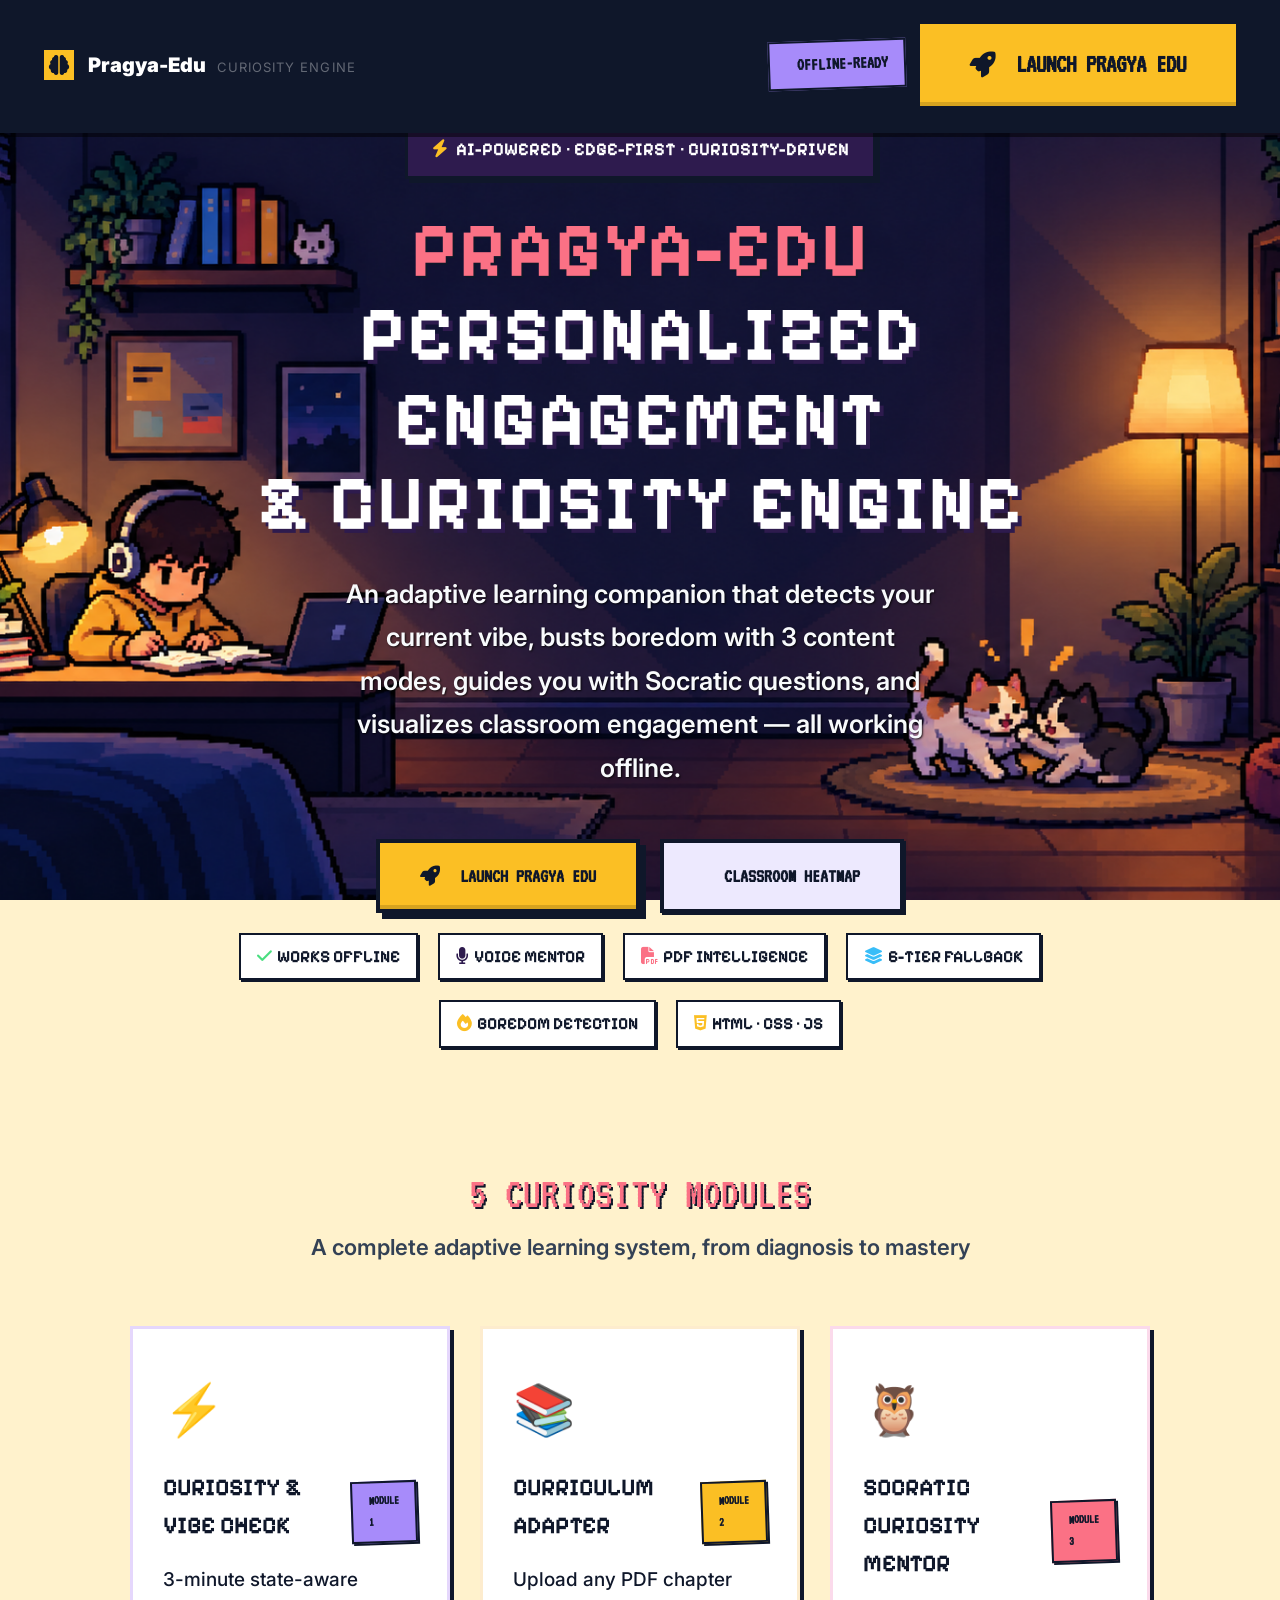
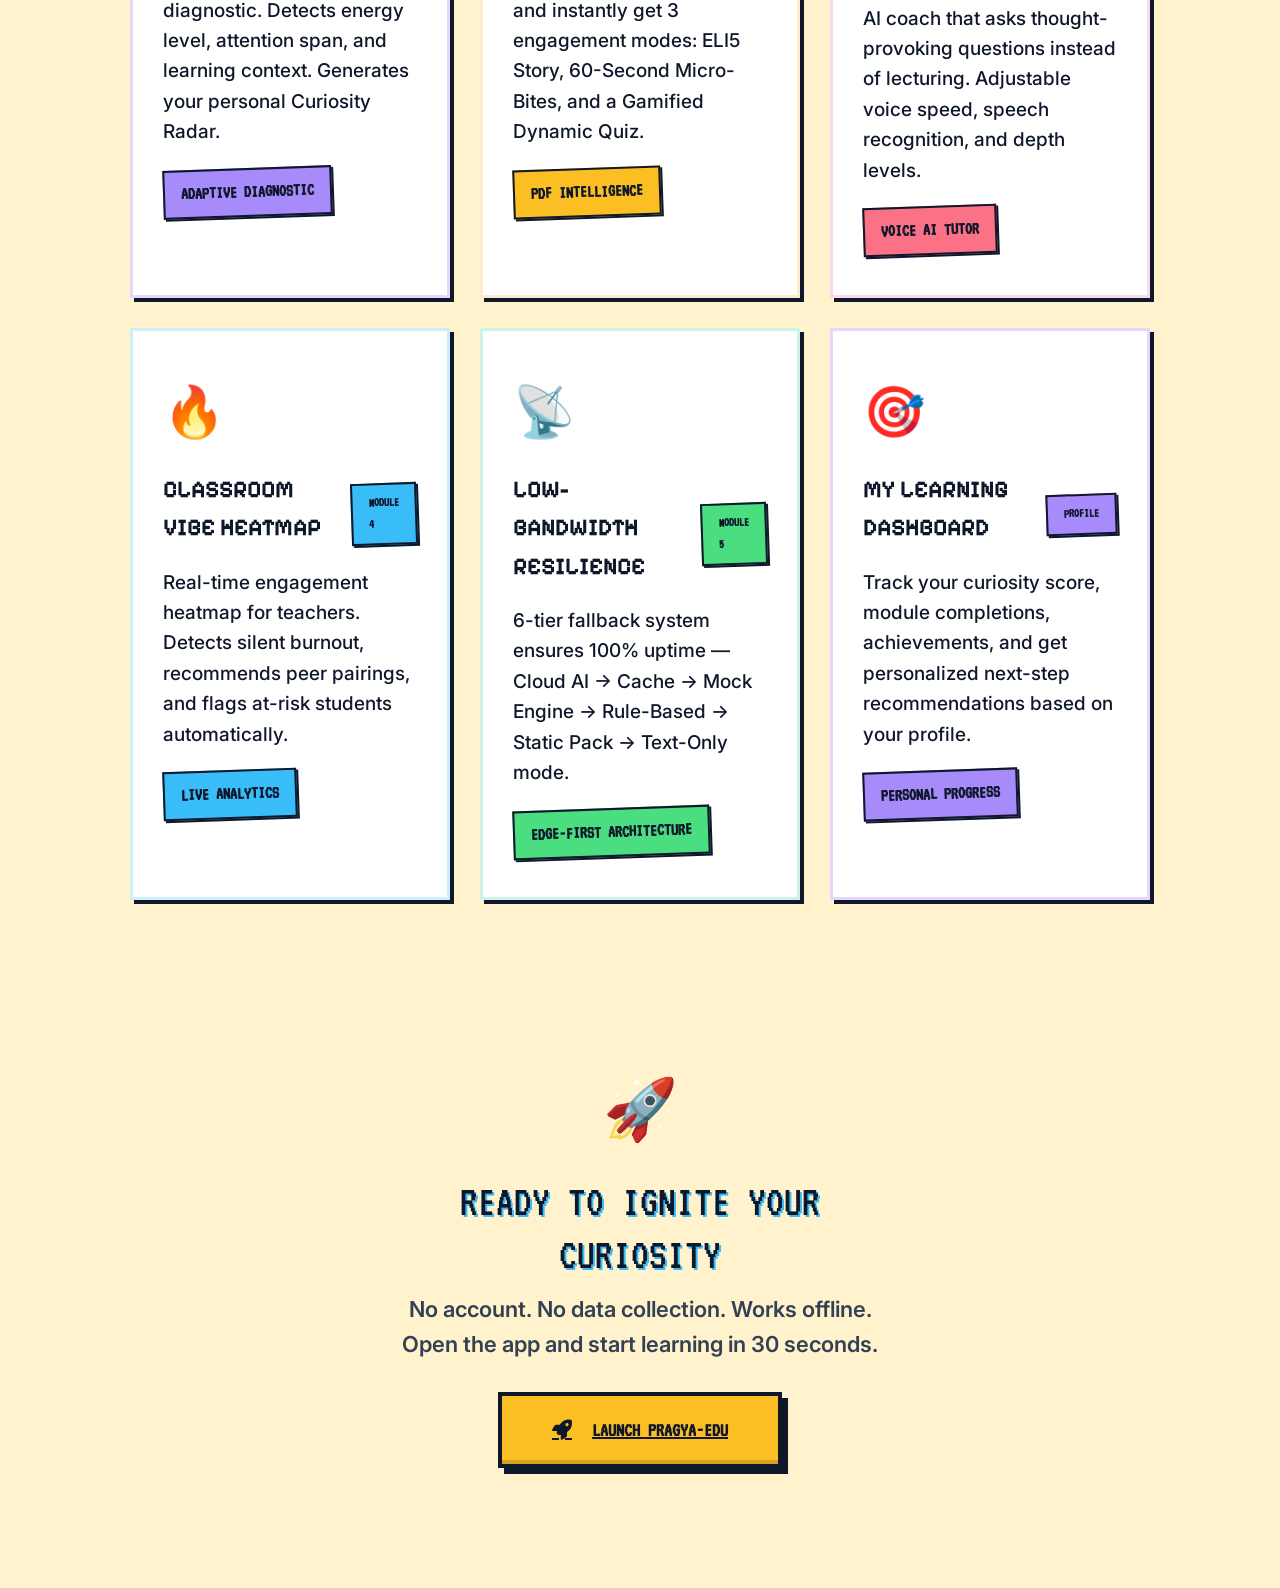
<file: index.html>
<!DOCTYPE html>
<html lang="en">
<head>
  <meta charset="UTF-8">
  <meta name="viewport" content="width=device-width, initial-scale=1.0">
  <title>Pragya-Edu | Personalized Engagement & Curiosity Engine</title>
  <meta name="description" content="Pragya-Edu: An AI-powered personalized curiosity engine for students. Features adaptive curriculum, Socratic mentoring, and classroom vibe analytics.">
  <link href="https://cdn.jsdelivr.net/npm/bootstrap@5.3.3/dist/css/bootstrap.min.css" rel="stylesheet">
  <link href="https://cdnjs.cloudflare.com/ajax/libs/font-awesome/6.5.1/css/all.min.css" rel="stylesheet">
  <link href="./frontend/css/style.css" rel="stylesheet">
  <style>
    body {
      background-image: url('./frontend/assets/dashboard1.png') !important;
      background-size: cover !important;
      background-position: center !important;
      background-attachment: fixed !important;
    }
    .hero-section { min-height: 100vh; display: flex; flex-direction: column; align-items: center; justify-content: center; padding: 2rem; text-align: center; position: relative; overflow: hidden; }
    .hero-bg-orb { display: none; /* Hide glowing orbs for pixel theme */ }
    .feature-card { background: var(--edu-warm-white, #FFFFFF); border: 3px solid #0F172A; box-shadow: 4px 4px 0px #0F172A; border-radius: 0; padding: 2rem 1.5rem; transition: all 0.15s ease; cursor: pointer; text-decoration: none; display: block; height: 100%; color: #0F172A; }
    .feature-card:hover { background: #FEF3C7; transform: translate(-4px, -4px); box-shadow: 8px 8px 0px #0F172A; text-decoration: none; border-color: #0F172A; }
    .feature-icon { font-size: 2.5rem; margin-bottom: 1rem; }
    .feature-title { font-size: 1.2rem; font-family: "Pixelify Sans", monospace; font-weight: 700; color: #0F172A; margin-bottom: 0.5rem; text-transform: uppercase; }
    .feature-desc { font-size: 0.95rem; color: #0F172A; line-height: 1.6; font-weight: 500; }
    .nav-landing { position: fixed; top: 0; left: 0; right: 0; z-index: 100; padding: 1rem 2rem; background: #0F172A; border-bottom: 3px solid #0F172A; box-shadow: 0 4px 0px rgba(0,0,0,0.5); display: flex; align-items: center; justify-content: space-between; }
    .hero-badge { display: inline-flex; align-items: center; gap: 8px; background: #2E1B4E; border: 3px solid #0F172A; box-shadow: 4px 4px 0px #0F172A; border-radius: 0; padding: 0.6rem 1.2rem; font-size: 0.9rem; font-weight: 700; color: #FFFFFF; margin-bottom: 1.5rem; text-transform: uppercase; font-family: "Pixelify Sans", monospace; }
    .hero-title { font-size: clamp(2.5rem, 6vw, 4.5rem); font-family: "Pixelify Sans", monospace; font-weight: 700; line-height: 1.1; letter-spacing: 2px; margin-bottom: 1.25rem; color: #FFFFFF; text-transform: uppercase; text-shadow: 4px 4px 0px #2E1B4E; }
    .hero-subtitle { font-size: clamp(1.1rem, 2vw, 1.3rem); color: #F8FAFC; font-weight: 600; max-width: 600px; margin: 0 auto 2.5rem; line-height: 1.7; text-shadow: 1px 1px 2px rgba(0,0,0,0.8); }
    .tech-stack { display: flex; gap: 1rem; flex-wrap: wrap; justify-content: center; margin-top: 1rem; }
    .tech-pill { background: #FFFFFF; border: 2px solid #0F172A; box-shadow: 2px 2px 0px #0F172A; padding: 0.4rem 0.8rem; font-size: 0.85rem; color: #0F172A; font-weight: 700; font-family: "Pixelify Sans", monospace; text-transform: uppercase; }
  </style>
</head>
<body>
  <!-- Ambient background orbs -->
  <div class="hero-bg-orb" style="width:700px;height:700px;top:-150px;right:-150px;background:radial-gradient(circle,rgba(124,58,237,0.18),transparent 70%);animation:floating 9s ease-in-out infinite;"></div>
  <div class="hero-bg-orb" style="width:600px;height:600px;bottom:-100px;left:-100px;background:radial-gradient(circle,rgba(236,72,153,0.14),transparent 70%);animation:floating 11s ease-in-out infinite 2s;"></div>
  <div class="hero-bg-orb" style="width:400px;height:400px;top:40%;left:50%;transform:translateX(-50%);background:radial-gradient(circle,rgba(79,70,229,0.1),transparent 70%);animation:floating 7s ease-in-out infinite 1s;"></div>

  <!-- Nav -->
  <nav class="nav-landing">
    <div class="d-flex align-items-center gap-2">
      <div class="logo-mark" style="width:38px;height:38px;font-size:1rem;"><i class="fa-solid fa-brain"></i></div>
      <div>
        <span style="font-weight:900;font-size:1rem;color:#fff;">Pragya-Edu</span>
        <span style="font-size:0.65rem;color:rgba(255,255,255,0.35);margin-left:6px;text-transform:uppercase;letter-spacing:0.08em;">Curiosity Engine</span>
      </div>
    </div>
    <div class="d-flex gap-2 align-items-center">
      <span class="badge-edu violet d-none d-md-inline-flex"><i class="fa-solid fa-wifi-slash me-1"></i>Offline-Ready</span>
      <a href="./frontend/dashboard.html" class="btn-edu-brand" style="text-decoration:none;">
        <i class="fa-solid fa-rocket me-2"></i>Launch Pragya Edu
      </a>
    </div>
  </nav>

  <!-- Hero -->
  <section class="hero-section" style="padding-top:6rem;">
    <div style="position:relative;z-index:1;max-width:900px;" class="animate-fade-in-up">
      <div class="hero-badge animate-float">
        <i class="fa-solid fa-bolt" style="color:var(--edu-amber);"></i>
        AI-Powered · Edge-First · Curiosity-Driven
      </div>

      <h1 class="hero-title">
        <span class="gradient-text">Pragya-Edu</span><br>
        Personalized Engagement<br>&amp; Curiosity Engine
      </h1>

      <p class="hero-subtitle">
        An adaptive learning companion that detects your current vibe, busts boredom with 3 content modes, guides you with Socratic questions, and visualizes classroom engagement — all working offline.
      </p>

      <div class="d-flex gap-3 justify-content-center flex-wrap mb-3">
        <a href="./frontend/dashboard.html" class="btn-edu-brand" style="font-size:1rem;padding:0.85rem 2rem;text-decoration:none;">
          <i class="fa-solid fa-rocket me-2"></i>Launch Pragya Edu
        </a>
        <a href="./frontend/vibe-analytics.html" class="btn-edu-ghost" style="font-size:1rem;padding:0.85rem 2rem;text-decoration:none;">
          <i class="fa-solid fa-chart-scatter me-2"></i>Classroom Heatmap
        </a>
      </div>

      <div class="tech-stack">
        <span class="tech-pill"><i class="fa-solid fa-check me-1" style="color:var(--edu-emerald);"></i>Works Offline</span>
        <span class="tech-pill"><i class="fa-solid fa-microphone me-1" style="color:var(--edu-violet);"></i>Voice Mentor</span>
        <span class="tech-pill"><i class="fa-solid fa-file-pdf me-1" style="color:var(--edu-rose);"></i>PDF Intelligence</span>
        <span class="tech-pill"><i class="fa-solid fa-layer-group me-1" style="color:var(--edu-cyan);"></i>6-Tier Fallback</span>
        <span class="tech-pill"><i class="fa-solid fa-fire me-1" style="color:var(--edu-amber);"></i>Boredom Detection</span>
        <span class="tech-pill"><i class="fa-brands fa-html5 me-1" style="color:var(--edu-amber);"></i>HTML · CSS · JS</span>
      </div>
    </div>
  </section>

  <!-- Features Grid -->
  <section style="padding: 4rem 2rem; position: relative; z-index: 1; max-width: 1100px; margin: 0 auto;">
    <div class="text-center mb-5 animate-fade-in-up">
      <h2 class="section-title gradient-text">5 Curiosity Modules</h2>
      <p class="section-subtitle">A complete adaptive learning system, from diagnosis to mastery</p>
    </div>

    <div class="row g-4">
      <div class="col-md-6 col-lg-4 animate-fade-in-up delay-1">
        <a href="./frontend/vibe-check.html" class="feature-card" style="border-color:rgba(124,58,237,0.2);">
          <div class="feature-icon">⚡</div>
          <div class="d-flex align-items-center gap-2 mb-2">
            <div class="feature-title">Curiosity & Vibe Check</div>
            <span class="badge-edu violet" style="font-size:0.65rem;">Module 1</span>
          </div>
          <p class="feature-desc">3-minute state-aware diagnostic. Detects energy level, attention span, and learning context. Generates your personal Curiosity Radar.</p>
          <div class="mt-3"><span class="badge-edu violet">Adaptive Diagnostic</span></div>
        </a>
      </div>

      <div class="col-md-6 col-lg-4 animate-fade-in-up delay-2">
        <a href="./frontend/curriculum-adapter.html" class="feature-card" style="border-color:rgba(245,158,11,0.2);">
          <div class="feature-icon">📚</div>
          <div class="d-flex align-items-center gap-2 mb-2">
            <div class="feature-title">Curriculum Adapter</div>
            <span class="badge-edu amber" style="font-size:0.65rem;">Module 2</span>
          </div>
          <p class="feature-desc">Upload any PDF chapter and instantly get 3 engagement modes: ELI5 Story, 60-Second Micro-Bites, and a Gamified Dynamic Quiz.</p>
          <div class="mt-3"><span class="badge-edu amber">PDF Intelligence</span></div>
        </a>
      </div>

      <div class="col-md-6 col-lg-4 animate-fade-in-up delay-3">
        <a href="./frontend/socratic-mentor.html" class="feature-card" style="border-color:rgba(236,72,153,0.2);">
          <div class="feature-icon">🦉</div>
          <div class="d-flex align-items-center gap-2 mb-2">
            <div class="feature-title">Socratic Curiosity Mentor</div>
            <span class="badge-edu pink" style="font-size:0.65rem;">Module 3</span>
          </div>
          <p class="feature-desc">AI coach that asks thought-provoking questions instead of lecturing. Adjustable voice speed, speech recognition, and depth levels.</p>
          <div class="mt-3"><span class="badge-edu pink">Voice AI Tutor</span></div>
        </a>
      </div>

      <div class="col-md-6 col-lg-4 animate-fade-in-up delay-4">
        <a href="./frontend/vibe-analytics.html" class="feature-card" style="border-color:rgba(6,182,212,0.2);">
          <div class="feature-icon">🔥</div>
          <div class="d-flex align-items-center gap-2 mb-2">
            <div class="feature-title">Classroom Vibe Heatmap</div>
            <span class="badge-edu cyan" style="font-size:0.65rem;">Module 4</span>
          </div>
          <p class="feature-desc">Real-time engagement heatmap for teachers. Detects silent burnout, recommends peer pairings, and flags at-risk students automatically.</p>
          <div class="mt-3"><span class="badge-edu cyan">Live Analytics</span></div>
        </a>
      </div>

      <div class="col-md-6 col-lg-4 animate-fade-in-up delay-5">
        <a href="./frontend/dashboard.html" class="feature-card" style="border-color:rgba(16,185,129,0.2);">
          <div class="feature-icon">📡</div>
          <div class="d-flex align-items-center gap-2 mb-2">
            <div class="feature-title">Low-Bandwidth Resilience</div>
            <span class="badge-edu emerald" style="font-size:0.65rem;">Module 5</span>
          </div>
          <p class="feature-desc">6-tier fallback system ensures 100% uptime — Cloud AI → Cache → Mock Engine → Rule-Based → Static Pack → Text-Only mode.</p>
          <div class="mt-3"><span class="badge-edu emerald">Edge-First Architecture</span></div>
        </a>
      </div>

      <div class="col-md-6 col-lg-4 animate-fade-in-up delay-5">
        <a href="./frontend/dashboard.html" class="feature-card" style="border-color:rgba(124,58,237,0.2);">
          <div class="feature-icon">🎯</div>
          <div class="d-flex align-items-center gap-2 mb-2">
            <div class="feature-title">My Learning Dashboard</div>
            <span class="badge-edu violet" style="font-size:0.65rem;">Profile</span>
          </div>
          <p class="feature-desc">Track your curiosity score, module completions, achievements, and get personalized next-step recommendations based on your profile.</p>
          <div class="mt-3"><span class="badge-edu violet">Personal Progress</span></div>
        </a>
      </div>
    </div>
  </section>

  <!-- CTA Footer -->
  <section style="padding:4rem 2rem 6rem;text-align:center;position:relative;z-index:1;" class="animate-fade-in-up">
    <div style="max-width:500px;margin:0 auto;">
      <div style="font-size:3rem;margin-bottom:1rem;" class="animate-float">🚀</div>
      <h2 class="section-title">Ready to ignite your curiosity</h2>
      <p class="section-subtitle">No account. No data collection. Works offline. Open the app and start learning in 30 seconds.</p>
      <a href="./frontend/login.html" class="btn-edu-brand" style="font-size:1rem;padding:0.9rem 2.5rem;">
        <i class="fa-solid fa-rocket me-2"></i>Launch Pragya-Edu
      </a>
    </div>
  </section>

  <script>
    // Smooth scroll reveal via IntersectionObserver
    const observer = new IntersectionObserver((entries) => {
      entries.forEach(e => { if (e.isIntersecting) { e.target.style.opacity = '1'; e.target.style.transform = 'translateY(0)'; } });
    }, { threshold: 0.1 });

    document.querySelectorAll('.animate-fade-in-up').forEach(el => {
      el.style.opacity = '0';
      el.style.transform = 'translateY(20px)';
      el.style.transition = 'opacity 0.5s ease, transform 0.5s ease';
      observer.observe(el);
    });
  </script>
</body>
</html>
</file>
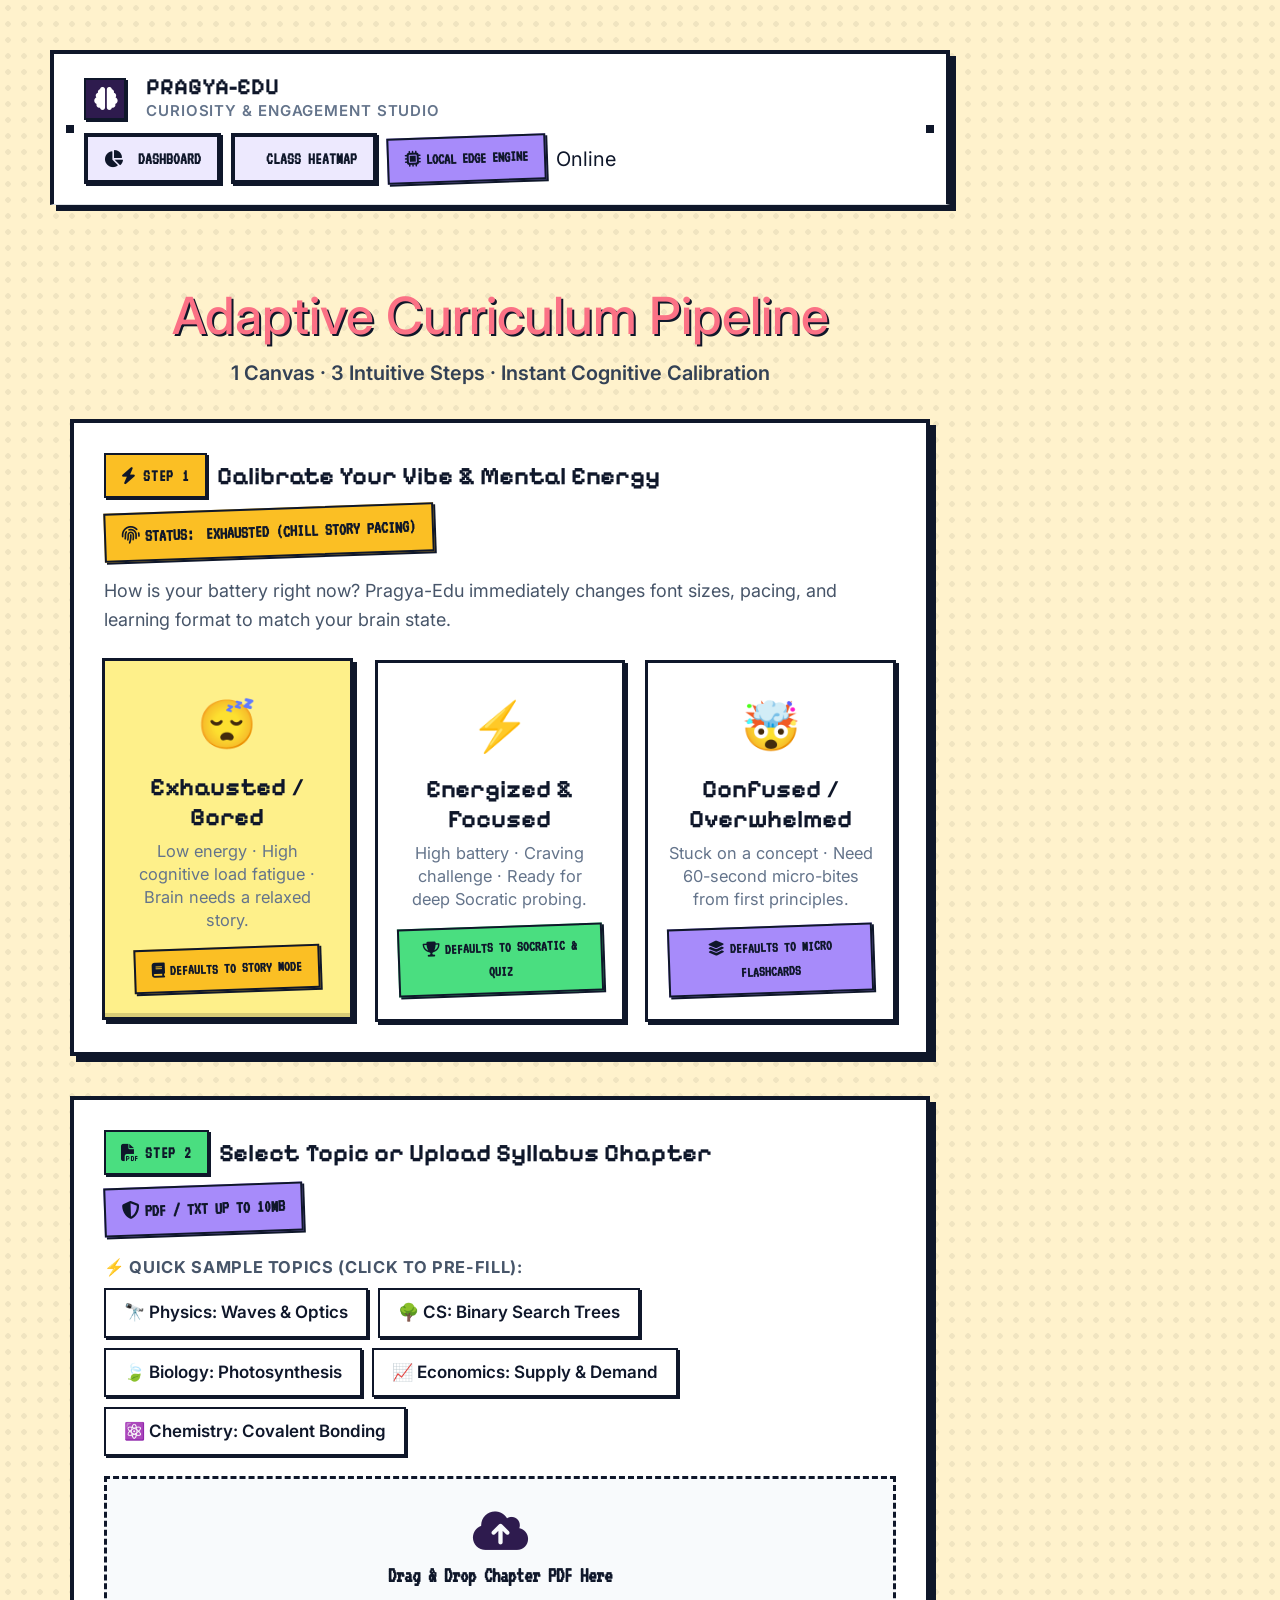
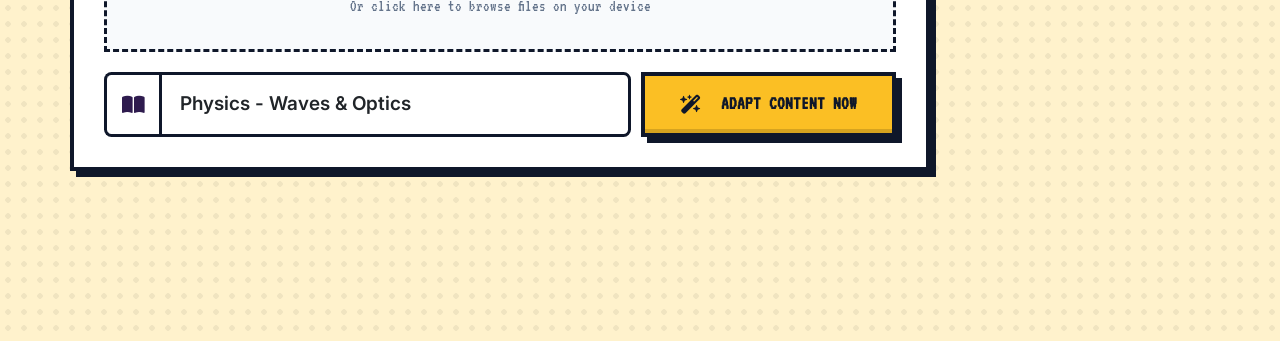
<file: frontend/curriculum-adapter.html>
<!DOCTYPE html>
<html lang="en">
<head>
  <meta charset="UTF-8">
  <meta name="viewport" content="width=device-width, initial-scale=1.0">
  <title>Pragya-Edu | Adaptive Curriculum Studio</title>
  <meta name="description" content="Pragya-Edu: Personalized Curiosity & Engagement Engine — 3-Step Adaptive Pipeline with Embedded Socratic Coach">
  <link href="https://cdn.jsdelivr.net/npm/bootstrap@5.3.3/dist/css/bootstrap.min.css" rel="stylesheet">
  <link href="https://cdnjs.cloudflare.com/ajax/libs/font-awesome/6.5.1/css/all.min.css" rel="stylesheet">
  <link href="./css/style.css" rel="stylesheet">
  <style>
    /* High-polish streamlined pipeline styles */
    .pipeline-wrapper {
      max-width: 1280px;
      margin: 0 auto;
      padding: 1.5rem 1rem 4rem;
    }
    .step-badge {
      font-family: var(--font-pixel, monospace);
      font-size: 0.85rem;
      font-weight: 700;
      letter-spacing: 0.05em;
      text-transform: uppercase;
      padding: 0.35rem 0.75rem;
      border: 2px solid var(--edu-ink);
      box-shadow: 2px 2px 0px var(--edu-ink);
      display: inline-flex;
      align-items: center;
      gap: 6px;
      background: var(--edu-yellow, #FBBF24);
      color: var(--edu-ink);
    }
    .step-card {
      background: #FFFFFF;
      border: var(--border-thick);
      box-shadow: var(--shadow-pixel);
      padding: 1.5rem;
      margin-bottom: 2rem;
      position: relative;
      transition: var(--transition-smooth);
    }
    .emotion-card {
      border: 3px solid var(--edu-ink);
      box-shadow: 3px 3px 0px var(--edu-ink);
      padding: 1.25rem 1rem;
      background: #FFFFFF;
      cursor: pointer;
      text-align: center;
      transition: all 0.15s ease;
      height: 100%;
      user-select: none;
    }
    .emotion-card:hover {
      transform: translate(-3px, -3px);
      box-shadow: 6px 6px 0px var(--edu-ink);
      background: var(--edu-soft-yellow, #FEF3C7);
    }
    .emotion-card.active {
      background: #FEF08A;
      border-color: var(--edu-ink);
      box-shadow: inset 0 -4px 0 rgba(0,0,0,0.15), 4px 4px 0px var(--edu-ink);
      transform: translate(-2px, -2px);
    }
    .emotion-emoji {
      font-size: 2.4rem;
      margin-bottom: 0.5rem;
      display: inline-block;
    }
    .topic-chip {
      display: inline-flex;
      align-items: center;
      gap: 6px;
      padding: 0.45rem 0.9rem;
      border: 2px solid var(--edu-ink);
      box-shadow: 2px 2px 0px var(--edu-ink);
      background: var(--edu-warm-white, #FFFFFF);
      color: var(--edu-ink);
      font-size: 0.85rem;
      font-weight: 600;
      cursor: pointer;
      transition: all 0.1s ease;
    }
    .topic-chip:hover {
      background: var(--edu-soft-lavender, #EDE9FE);
      transform: translate(-2px, -2px);
      box-shadow: 4px 4px 0px var(--edu-ink);
    }
    .studio-tab-btn {
      font-family: var(--font-pixel, monospace);
      font-size: 0.95rem;
      font-weight: 700;
      padding: 0.65rem 1.2rem;
      border: 3px solid var(--edu-ink);
      box-shadow: 3px 3px 0px var(--edu-ink);
      background: #FFFFFF;
      color: var(--edu-ink);
      cursor: pointer;
      transition: all 0.15s ease;
      display: inline-flex;
      align-items: center;
      gap: 8px;
    }
    .studio-tab-btn:hover {
      background: var(--edu-soft-blue, #E0F2FE);
      transform: translate(-2px, -2px);
      box-shadow: 5px 5px 0px var(--edu-ink);
    }
    .studio-tab-btn.active {
      background: var(--edu-dark-purple, #2E1B4E);
      color: #FFFFFF;
      box-shadow: 2px 2px 0px var(--edu-ink);
      transform: translate(1px, 1px);
    }
    .flashcard-interactive {
      background: #FFFFFF;
      border: 3px solid var(--edu-ink);
      box-shadow: 6px 6px 0px var(--edu-ink);
      min-height: 220px;
      padding: 2rem;
      display: flex;
      flex-direction: column;
      align-items: center;
      justify-content: center;
      text-align: center;
      cursor: pointer;
      transition: all 0.2s ease;
      user-select: none;
    }
    .flashcard-interactive:hover {
      background: #FFFBEB;
      transform: translate(-2px, -2px);
      box-shadow: 8px 8px 0px var(--edu-ink);
    }
    .socratic-thread-box {
      background: #F8FAFC;
      border: 2px solid var(--edu-ink);
      box-shadow: inset 2px 2px 0px rgba(0,0,0,0.05);
      max-height: 280px;
      overflow-y: auto;
      padding: 1rem;
      display: flex;
      flex-direction: column;
      gap: 0.75rem;
    }
    .socratic-msg {
      max-width: 82%;
      padding: 0.75rem 1rem;
      border: 2px solid var(--edu-ink);
      font-size: 0.92rem;
      line-height: 1.5;
    }
    .socratic-msg.coach {
      align-self: flex-start;
      background: #EDE9FE;
      box-shadow: 3px 3px 0px var(--edu-ink);
      color: var(--edu-ink);
    }
    .socratic-msg.student {
      align-self: flex-end;
      background: #DCFCE7;
      box-shadow: 3px 3px 0px var(--edu-ink);
      color: var(--edu-ink);
    }
    /* Exhausted Mode High-Readability Boost */
    body.mode-exhausted .story-text {
      font-size: 1.15rem !important;
      line-height: 2.0 !important;
      background: #FEF9C3 !important;
      border: 3px solid var(--edu-ink);
      padding: 1.5rem;
    }
  </style>
</head>
<body>
  <!-- Network Status Banner -->
  <div id="networkBanner" class="network-banner offline" style="display:none;">
    <i class="fa-solid fa-wifi-slash me-2"></i>Edge Mode Active · Running on 6-Tier Offline Resilience
  </div>

  <div class="app-container">
    <!-- Main Full Canvas -->
    <div class="main-content" style="margin-left: 0; width: 100%;">
      <!-- Topbar Header -->
      <header class="topbar d-flex justify-content-between align-items-center flex-wrap gap-2 px-3 px-md-4 py-3 border-bottom">
        <div class="d-flex align-items-center gap-3">
          <div class="logo-mark" style="width:42px;height:42px;font-size:1.15rem;display:flex;align-items:center;justify-content:center;background:#2E1B4E;color:#FFF;border:2px solid #0F172A;box-shadow:2px 2px 0px #0F172A;">
            <i class="fa-solid fa-brain"></i>
          </div>
          <div>
            <div style="font-family:'Pixelify Sans', monospace; font-weight:700; font-size:1.15rem; color:#0F172A; text-transform:uppercase; line-height:1.1;">Pragya-Edu</div>
            <div style="font-size:0.75rem; color:#64748B; font-weight:600; text-transform:uppercase; letter-spacing:0.06em;">Curiosity &amp; Engagement Studio</div>
          </div>
        </div>

        <!-- Navigation Buttons (Clean non-refreshing) -->
        <div class="d-flex align-items-center gap-2 flex-wrap">
          <a href="dashboard.html" class="btn-edu-ghost" style="padding:0.4rem 0.8rem; font-size:0.85rem; text-decoration:none;">
            <i class="fa-solid fa-chart-pie me-1"></i> Dashboard
          </a>
          <a href="vibe-analytics.html" class="btn-edu-ghost" style="padding:0.4rem 0.8rem; font-size:0.85rem; text-decoration:none;">
            <i class="fa-solid fa-chart-scatter me-1"></i> Class Heatmap
          </a>
          <!-- Status Badges -->
          <span id="tierPill" class="badge-edu violet" style="font-size:0.8rem;">
            <i class="fa-solid fa-microchip me-1"></i><span id="tierLabel">Edge Engine</span>
          </span>
          <div id="topConnPill" class="connectivity-pill online">
            <span class="connectivity-dot"></span><span id="connLabel">Online</span>
          </div>
        </div>
      </header>

      <!-- Unified 3-Step Interactive Canvas -->
      <main class="pipeline-wrapper">
        <!-- Hero Title Banner -->
        <div class="text-center mb-4">
          <h1 class="hero-title mb-2" style="font-size: clamp(1.8rem, 4vw, 2.8rem); color:#0F172A; text-shadow:none;">
            <span class="gradient-text">Adaptive Curriculum Pipeline</span>
          </h1>
          <p class="section-subtitle mb-1" style="color:#334155; font-size:1rem; font-weight:600;">
            1 Canvas · 3 Intuitive Steps · Instant Cognitive Calibration
          </p>
        </div>

        <!-- =============================================================== -->
        <!-- STEP 1: VIBE & ENERGY CHECK -->
        <!-- =============================================================== -->
        <section class="step-card animate-fade-in-up" id="step1Container">
          <div class="d-flex align-items-center justify-content-between mb-3 flex-wrap gap-2">
            <div class="d-flex align-items-center gap-2">
              <span class="step-badge"><i class="fa-solid fa-bolt"></i> Step 1</span>
              <h3 style="font-family:'Pixelify Sans', monospace; font-size:1.25rem; font-weight:700; color:var(--edu-ink); margin:0;">
                Calibrate Your Vibe &amp; Mental Energy
              </h3>
            </div>
            <span class="badge-edu amber" id="activeVibeBadge">
              <i class="fa-solid fa-fingerprint me-1"></i>Status: <strong id="vibeStatusText" class="ms-1">Awaiting Pick</strong>
            </span>
          </div>

          <p style="font-size:0.9rem; color:#475569; margin-bottom:1.25rem;">
            How is your battery right now? Pragya-Edu immediately changes font sizes, pacing, and learning format to match your brain state.
          </p>

          <div class="row g-3">
            <!-- Emotion Card 1: Exhausted -->
            <div class="col-md-4">
              <div class="emotion-card" id="cardExhausted" onclick="selectVibe('exhausted')">
                <span class="emotion-emoji">😴</span>
                <h5 style="font-family:'Pixelify Sans', monospace; font-weight:700; color:var(--edu-ink); margin-bottom:0.4rem;">
                  Exhausted / Bored
                </h5>
                <p style="font-size:0.82rem; color:#64748B; margin-bottom:0.75rem; line-height:1.4;">
                  Low energy · High cognitive load fatigue · Brain needs a relaxed story.
                </p>
                <div class="badge-edu amber" style="font-size:0.75rem;">
                  <i class="fa-solid fa-book me-1"></i>Defaults to Story Mode
                </div>
              </div>
            </div>

            <!-- Emotion Card 2: Energized -->
            <div class="col-md-4">
              <div class="emotion-card" id="cardEnergized" onclick="selectVibe('energized')">
                <span class="emotion-emoji">⚡</span>
                <h5 style="font-family:'Pixelify Sans', monospace; font-weight:700; color:var(--edu-ink); margin-bottom:0.4rem;">
                  Energized &amp; Focused
                </h5>
                <p style="font-size:0.82rem; color:#64748B; margin-bottom:0.75rem; line-height:1.4;">
                  High battery · Craving challenge · Ready for deep Socratic probing.
                </p>
                <div class="badge-edu emerald" style="font-size:0.75rem;">
                  <i class="fa-solid fa-trophy me-1"></i>Defaults to Socratic &amp; Quiz
                </div>
              </div>
            </div>

            <!-- Emotion Card 3: Confused -->
            <div class="col-md-4">
              <div class="emotion-card" id="cardConfused" onclick="selectVibe('confused')">
                <span class="emotion-emoji">🤯</span>
                <h5 style="font-family:'Pixelify Sans', monospace; font-weight:700; color:var(--edu-ink); margin-bottom:0.4rem;">
                  Confused / Overwhelmed
                </h5>
                <p style="font-size:0.82rem; color:#64748B; margin-bottom:0.75rem; line-height:1.4;">
                  Stuck on a concept · Need 60-second micro-bites from first principles.
                </p>
                <div class="badge-edu violet" style="font-size:0.75rem;">
                  <i class="fa-solid fa-layer-group me-1"></i>Defaults to Micro Flashcards
                </div>
              </div>
            </div>
          </div>
        </section>

        <!-- =============================================================== -->
        <!-- STEP 2: UPLOAD OR SELECT TOPIC -->
        <!-- =============================================================== -->
        <section class="step-card animate-fade-in-up" id="step2Container">
          <div class="d-flex align-items-center justify-content-between mb-3 flex-wrap gap-2">
            <div class="d-flex align-items-center gap-2">
              <span class="step-badge" style="background:var(--edu-pixel-green);"><i class="fa-solid fa-file-pdf"></i> Step 2</span>
              <h3 style="font-family:'Pixelify Sans', monospace; font-size:1.25rem; font-weight:700; color:var(--edu-ink); margin:0;">
                Select Topic or Upload Syllabus Chapter
              </h3>
            </div>
            <span class="badge-edu violet">
              <i class="fa-solid fa-shield-halved me-1"></i>PDF / TXT up to 10MB
            </span>
          </div>

          <!-- Quick Topic Preset Chips -->
          <div class="mb-3">
            <label style="font-size:0.82rem; font-weight:700; color:#475569; text-transform:uppercase; letter-spacing:0.04em; margin-bottom:0.4rem; display:block;">
              ⚡ Quick Sample Topics (Click to Pre-fill):
            </label>
            <div class="d-flex flex-wrap gap-2">
              <button type="button" class="topic-chip" onclick="applyPresetTopic('Physics - Waves & Optics')">
                🔭 Physics: Waves &amp; Optics
              </button>
              <button type="button" class="topic-chip" onclick="applyPresetTopic('Computer Science - Binary Search Trees')">
                🌳 CS: Binary Search Trees
              </button>
              <button type="button" class="topic-chip" onclick="applyPresetTopic('Biology - Photosynthesis & ATP')">
                🍃 Biology: Photosynthesis
              </button>
              <button type="button" class="topic-chip" onclick="applyPresetTopic('Economics - Supply, Demand & Inflation')">
                📈 Economics: Supply &amp; Demand
              </button>
              <button type="button" class="topic-chip" onclick="applyPresetTopic('Chemistry - Covalent Bonding')">
                ⚛️ Chemistry: Covalent Bonding
              </button>
            </div>
          </div>

          <!-- Drag & Drop Zone -->
          <div class="dropzone-edu mb-3 p-4 text-center" id="dropZone" style="border:3px dashed var(--edu-ink); background:#F8FAFC; cursor:pointer;" onclick="document.getElementById('pdfUpload').click()">
            <div id="dropZonePrompt">
              <i class="fa-solid fa-cloud-arrow-up mb-2" style="font-size:2.2rem; color:var(--edu-dark-purple);"></i>
              <h5 style="font-weight:700; color:var(--edu-ink); font-size:1.05rem; margin-bottom:0.25rem;">
                Drag &amp; Drop Chapter PDF Here
              </h5>
              <p style="font-size:0.82rem; color:#64748B; margin:0;">
                Or click here to browse files on your device
              </p>
            </div>
            <div id="fileSelectedDisplay" style="display:none;">
              <i class="fa-solid fa-file-circle-check text-success mb-2" style="font-size:2.2rem;"></i>
              <h6 id="selectedFileName" style="font-weight:700; color:var(--edu-ink); margin:0;">chapter.pdf</h6>
              <span class="badge-edu emerald mt-2"><i class="fa-solid fa-check me-1"></i>File Attached</span>
            </div>
          </div>
          <!-- Hidden Native File Input -->
          <input type="file" id="pdfUpload" accept=".pdf,.txt,.docx" style="display:none;" onchange="handleFilePicked(event)">

          <!-- Manual Topic Input & Action Button -->
          <div class="d-flex flex-column flex-md-row gap-2 align-items-stretch">
            <div class="input-group" style="flex:1;">
              <span class="input-group-text" style="background:#FFFFFF; border:3px solid var(--edu-ink); border-right:none; font-weight:700;">
                <i class="fa-solid fa-book-open" style="color:var(--edu-dark-purple);"></i>
              </span>
              <input type="text" id="manualTopic" class="form-control" placeholder="e.g. Newton's Laws of Motion, Quantum Physics, Data Structures..." style="border:3px solid var(--edu-ink); font-size:0.95rem; font-weight:600; padding:0.65rem 0.9rem;" value="Physics - Waves & Optics">
            </div>

            <button type="button" id="adapt-btn" class="btn-edu-brand" style="white-space:nowrap; padding:0.65rem 1.75rem; font-size:0.95rem;" onclick="executeAdaptation(event)">
              <i class="fa-solid fa-wand-magic-sparkles me-2"></i>Adapt Content Now
            </button>
          </div>
        </section>

        <!-- =============================================================== -->
        <!-- PROCESSING STATE (Non-blocking, Dynamic DOM update) -->
        <!-- =============================================================== -->
        <div id="processingSection" style="display:none;" class="step-card text-center py-4 animate-fade-in">
          <div class="spinner-edu mx-auto mb-3" style="width:48px;height:48px;border-width:5px;"></div>
          <h4 id="procStepTitle" style="font-family:'Pixelify Sans', monospace; font-weight:700; color:var(--edu-ink); margin-bottom:0.25rem;">
            Analyzing Concept Structure...
          </h4>
          <p id="procStepSub" style="font-size:0.85rem; color:#64748B; margin-bottom:1rem;">
            Aligning cognitive load to your selected vibe state
          </p>
          <div class="progress-edu mx-auto" style="max-width:340px; height:6px;">
            <div class="progress-edu-fill" id="procBar" style="width:15%; transition:width 0.4s ease;"></div>
          </div>
        </div>

        <!-- =============================================================== -->
        <!-- STEP 3: ADAPTED OUTPUT STUDIO -->
        <!-- =============================================================== -->
        <section class="step-card animate-fade-in-up" id="step3Studio" style="display:none;">
          <!-- Studio Header & Mode Tabs -->
          <div class="d-flex align-items-center justify-content-between flex-wrap gap-3 pb-3 mb-3 border-bottom">
            <div>
              <div class="d-flex align-items-center gap-2">
                <span class="step-badge" style="background:var(--edu-sky);"><i class="fa-solid fa-sparkles"></i> Step 3</span>
                <h3 style="font-family:'Pixelify Sans', monospace; font-size:1.35rem; font-weight:700; color:var(--edu-ink); margin:0;">
                  Adapted Learning Studio
                </h3>
              </div>
              <p style="font-size:0.85rem; color:#64748B; margin:0.25rem 0 0;" id="studioTopicSubtitle">
                Active Topic: <strong>Physics - Waves &amp; Optics</strong> · Calibrated Mode: <strong>Story Mode</strong>
              </p>
            </div>

            <!-- Mode Switcher Tabs (Buttons with type="button" preventing any reload) -->
            <div class="d-flex gap-2 flex-wrap" role="tablist">
              <button type="button" id="story-mode-btn" class="studio-tab-btn active" onclick="switchOutputTab('story', event)">
                <i class="fa-solid fa-book-sparkles"></i> 📖 Story Mode
              </button>
              <button type="button" id="flashcards-mode-btn" class="studio-tab-btn" onclick="switchOutputTab('flashcards', event)">
                <i class="fa-solid fa-layer-group"></i> ⚡ Micro Flashcards
              </button>
              <button type="button" id="quiz-mode-btn" class="studio-tab-btn" onclick="switchOutputTab('quiz', event)">
                <i class="fa-solid fa-gamepad"></i> 🎯 Gamified Quiz
              </button>
            </div>
          </div>

          <!-- TAB 1: STORY MODE (ELI5) -->
          <div id="tabContentStory" class="studio-tab-pane">
            <div class="p-3 mb-3" style="background:#FFFBEB; border:2px solid var(--edu-ink); box-shadow:3px 3px 0px var(--edu-ink);">
              <div class="d-flex align-items-center justify-content-between mb-2">
                <div class="d-flex align-items-center gap-2">
                  <span style="font-size:1.3rem;">🎮</span>
                  <h5 style="font-family:'Pixelify Sans', monospace; font-weight:700; color:var(--edu-ink); margin:0;">
                    Gamified Concept Narrative: <span id="storyTitleSpan" style="color:var(--edu-dark-purple);">Topic</span>
                  </h5>
                </div>
                <span class="badge-edu amber"><i class="fa-solid fa-brain me-1"></i>Low Cognitive Friction</span>
              </div>
              <div class="story-text" id="storyBodyContent" style="font-size:0.98rem; line-height:1.75; color:#1E293B;">
                <!-- Dynamically injected story -->
              </div>
            </div>
          </div>

          <!-- TAB 2: MICRO FLASHCARDS -->
          <div id="tabContentFlashcards" class="studio-tab-pane" style="display:none;">
            <div class="d-flex align-items-center justify-content-between mb-2">
              <h5 style="font-family:'Pixelify Sans', monospace; font-weight:700; color:var(--edu-ink); margin:0;">
                <i class="fa-solid fa-bolt text-warning me-2"></i>60-Second Concept Micro-Bites
              </h5>
              <span class="badge-edu emerald" id="cardCounterBadge">1 / 6</span>
            </div>

            <!-- Interactive Flip Card -->
            <div class="flashcard-interactive mb-3" id="mainFlashcard" onclick="flipActiveCard(event)" title="Click to flip card">
              <span id="flipHint" style="font-size:0.75rem; text-transform:uppercase; letter-spacing:0.06em; color:#94A3B8; font-weight:700; margin-bottom:0.75rem;">
                <i class="fa-solid fa-arrows-rotate me-1"></i>Click card to flip
              </span>
              <div id="cardContentText" style="font-size:1.15rem; font-weight:700; color:var(--edu-ink); max-width:85%;">
                Front of card loading...
              </div>
            </div>

            <!-- Card Controls (type="button") -->
            <div class="d-flex justify-content-center gap-3">
              <button type="button" class="btn-edu-outline" onclick="prevFlashcard(event)" style="padding:0.45rem 1.25rem;">
                <i class="fa-solid fa-arrow-left me-1"></i> Prev
              </button>
              <button type="button" class="btn-edu-ghost" onclick="flipActiveCard(event)" style="padding:0.45rem 1.25rem;">
                <i class="fa-solid fa-repeat me-1"></i> Flip
              </button>
              <button type="button" class="btn-edu-primary" onclick="nextFlashcard(event)" style="padding:0.45rem 1.25rem;">
                Next <i class="fa-solid fa-arrow-right ms-1"></i>
              </button>
            </div>
          </div>

          <!-- TAB 3: GAMIFIED QUIZ -->
          <div id="tabContentQuiz" class="studio-tab-pane" style="display:none;">
            <div class="d-flex align-items-center justify-content-between mb-3">
              <h5 style="font-family:'Pixelify Sans', monospace; font-weight:700; color:var(--edu-ink); margin:0;">
                <i class="fa-solid fa-trophy text-primary me-2"></i>Adaptive Diagnostic Quiz
              </h5>
              <div id="quizResultBadge" class="badge-edu amber" style="display:none;">Score: 0/5</div>
            </div>
            <div id="quizContainerArea">
              <!-- Dynamically populated MCQs -->
            </div>
            <div class="text-center mt-3" id="quizSubmitWrapper">
              <button type="button" class="btn-edu-brand" onclick="gradeActiveQuiz(event)">
                <i class="fa-solid fa-check-double me-2"></i>Submit Answers &amp; Check Vibe
              </button>
            </div>
          </div>

          <!-- ============================================================= -->
          <!-- EMBEDDED SOCRATIC COACH (DIRECTLY UNDER OUTPUT) -->
          <!-- ============================================================= -->
          <div class="mt-4 pt-3 border-top" id="embeddedSocraticArea">
            <div class="d-flex align-items-center justify-content-between flex-wrap gap-2 mb-3">
              <div class="d-flex align-items-center gap-2">
                <div style="width:36px;height:36px;border-radius:50%;background:#2E1B4E;color:#FFF;display:flex;align-items:center;justify-content:center;font-size:1rem;border:2px solid var(--edu-ink);">
                  <i class="fa-solid fa-user-graduate"></i>
                </div>
                <div>
                  <h5 style="font-family:'Pixelify Sans', monospace; font-weight:700; color:var(--edu-ink); margin:0;">
                    Socrates AI Coach (Embedded)
                  </h5>
                  <small style="color:#64748B;">Probe your understanding directly without changing pages</small>
                </div>
              </div>

              <!-- Voice & Depth Toggles -->
              <div class="d-flex gap-2 align-items-center">
                <button type="button" id="ttsAudioBtn" class="btn-edu-ghost" style="padding:0.35rem 0.75rem; font-size:0.8rem;" onclick="speakSocratesLastPrompt(event)">
                  <i class="fa-solid fa-volume-high me-1"></i><span id="ttsBtnText">Listen to Socrates</span>
                </button>
                <select id="socraticDepthSelect" class="form-select form-select-sm" style="width:auto; border:2px solid var(--edu-ink); font-weight:600; font-size:0.8rem;" onchange="changeSocraticDepth(event)">
                  <option value="surface">🌱 Surface (Foundational)</option>
                  <option value="medium" selected>🌿 Medium (Application)</option>
                  <option value="deep">🌳 Deep (Philosophical)</option>
                </select>
              </div>
            </div>

            <!-- Dialogue History Box -->
            <div class="socratic-thread-box mb-2" id="socraticThread">
              <div class="socratic-msg coach" id="socraticOpeningMsg">
                <strong>🏛️ Socrates:</strong><br>
                <span id="socraticQuestionText">
                  Before we delve into technical formulas — what is the fundamental purpose of this concept in everyday reality?
                </span>
              </div>
            </div>

            <!-- Quick Probes Pills -->
            <div class="d-flex gap-2 flex-wrap mb-2">
              <button type="button" class="btn-edu-ghost" style="padding:0.25rem 0.65rem; font-size:0.78rem;" onclick="sendQuickSocratic('Can you give me a real-world example of where this applies?', event)">
                💡 Real-world example
              </button>
              <button type="button" class="btn-edu-ghost" style="padding:0.25rem 0.65rem; font-size:0.78rem;" onclick="sendQuickSocratic('Where does this concept completely break down?', event)">
                ⚡ Where does it fail?
              </button>
              <button type="button" class="btn-edu-ghost" style="padding:0.25rem 0.65rem; font-size:0.78rem;" onclick="sendQuickSocratic('ELI5: Explain it to me in 2 sentences.', event)">
                🐣 Simplify ELI5
              </button>
            </div>

            <!-- Socratic Reply Input Form (with explicit type="button" and e.preventDefault) -->
            <div class="d-flex gap-2 align-items-center">
              <input type="text" id="socraticUserReply" class="form-control" placeholder="Share your perspective or answer Socrates' probe..." style="border:3px solid var(--edu-ink); font-size:0.9rem; font-weight:600; padding:0.6rem 0.85rem;" onkeydown="handleSocraticKey(event)">
              <button type="button" id="socratic-voice-btn" class="btn-edu-ghost" style="height:46px; width:46px; padding:0; display:flex; align-items:center; justify-content:center; border:3px solid var(--edu-ink);" onclick="toggleVoiceDictation(event)" title="Speech Dictation">
                <i class="fa-solid fa-microphone" id="micIcon"></i>
              </button>
              <button type="button" id="socratic-send-btn" class="btn-edu-primary" style="height:46px; padding:0 1.25rem; white-space:nowrap;" onclick="submitSocraticAnswer(event)">
                <i class="fa-solid fa-paper-plane me-1"></i> Send
              </button>
            </div>
          </div>
        </section>
      </main>
    </div>
  </div>

  <!-- API and Business Logic -->
  <script src="./js/api.js"></script>
  <script>
    /* =====================================================================
       PRAGYA-EDU ADAPTIVE PIPELINE CONTROLLER
       All handlers strictly use e.preventDefault() & type="button"
       ===================================================================== */
    'use strict';

    // Application state
    const State = {
      vibe: 'exhausted',          // exhausted / energized / confused
      topic: 'Physics - Waves & Optics',
      fileAttached: null,
      activeTab: 'story',
      flashcards: [],
      cardIndex: 0,
      cardFlipped: false,
      quizData: [],
      userAnswers: {},
      socraticHistory: [],
      isRecognizing: false,
      recognition: null,
      synth: window.speechSynthesis || null,
      lastSocraticPrompt: ''
    };

    // ── INITIALIZATION ────────────────────────────────────────────────
    document.addEventListener('DOMContentLoaded', () => {
      initNetworkMonitoring();
      restoreSavedProfile();
      setupDragDrop();
      setupSpeechRecognition();
      // Select default vibe to seed active state
      selectVibe(State.vibe, false);
    });

    // ── RESTORE PROFILE ───────────────────────────────────────────────
    function restoreSavedProfile() {
      try {
        const savedTopic = localStorage.getItem('pe_topic');
        if (savedTopic) {
          State.topic = savedTopic;
          const input = document.getElementById('manualTopic');
          if (input) input.value = savedTopic;
        }
      } catch (e) {}
    }

    // ── NETWORK STATUS & ACTIVE TIER MONITOR ─────────────────────────
    async function initNetworkMonitoring() {
      const connPill = document.getElementById('topConnPill');
      const connLabel = document.getElementById('connLabel');
      const tierLabel = document.getElementById('tierLabel');
      const banner = document.getElementById('networkBanner');

      async function refreshState() {
        const online = navigator.onLine;
        if (connPill) connPill.className = 'connectivity-pill ' + (online ? 'online' : 'offline');
        if (connLabel) connLabel.textContent = online ? 'Online' : 'Edge Mode';

        if (online) {
          try {
            const status = await PragyaAPI.checkBackendStatus();
            if (tierLabel) tierLabel.textContent = status.tier_label || 'Cloud AI';
            if (banner) banner.style.display = 'none';
          } catch (e) {
            if (tierLabel) tierLabel.textContent = 'Edge Engine';
          }
        } else {
          if (tierLabel) tierLabel.textContent = 'Edge Heuristic';
          if (banner) banner.style.display = 'block';
        }
      }

      window.addEventListener('online', refreshState);
      window.addEventListener('offline', refreshState);
      await refreshState();
    }

    // ── STEP 1: VIBE SELECTION ────────────────────────────────────────
    function selectVibe(vibe, showFeedback = true) {
      State.vibe = vibe;

      // Update card UI classes
      const cards = {
        exhausted: document.getElementById('cardExhausted'),
        energized: document.getElementById('cardEnergized'),
        confused: document.getElementById('cardConfused')
      };

      Object.keys(cards).forEach(k => {
        if (cards[k]) cards[k].classList.toggle('active', k === vibe);
      });

      const vibeNames = {
        exhausted: 'Exhausted (Chill Story Pacing)',
        energized: 'Energized (Active Challenge)',
        confused: 'Confused (60s Micro-Bites)'
      };

      const statusEl = document.getElementById('vibeStatusText');
      if (statusEl) statusEl.textContent = vibeNames[vibe] || vibe;

      // Adapt body styling for visual accessibility
      document.body.classList.toggle('mode-exhausted', vibe === 'exhausted');

      // Auto-adapt target output tab
      if (vibe === 'exhausted') {
        State.activeTab = 'story';
      } else if (vibe === 'energized') {
        State.activeTab = 'quiz';
      } else if (vibe === 'confused') {
        State.activeTab = 'flashcards';
      }

      // If Studio is already showing, swap tab smoothly
      const studio = document.getElementById('step3Studio');
      if (studio && studio.style.display !== 'none') {
        switchOutputTab(State.activeTab);
      }

      // Persist profile
      try {
        localStorage.setItem('pe_energy', vibe);
      } catch (e) {}
    }

    // ── STEP 2: TOPIC PRESETS & FILE HANDLING ────────────────────────
    function applyPresetTopic(topicStr) {
      State.topic = topicStr;
      const input = document.getElementById('manualTopic');
      if (input) input.value = topicStr;
      try { localStorage.setItem('pe_topic', topicStr); } catch (e) {}
    }

    function setupDragDrop() {
      const dz = document.getElementById('dropZone');
      if (!dz) return;

      ['dragenter', 'dragover'].forEach(name => {
        dz.addEventListener(name, (e) => {
          e.preventDefault();
          e.stopPropagation();
          dz.style.background = '#EDE9FE';
        });
      });

      ['dragleave', 'drop'].forEach(name => {
        dz.addEventListener(name, (e) => {
          e.preventDefault();
          e.stopPropagation();
          dz.style.background = '#F8FAFC';
        });
      });

      dz.addEventListener('drop', (e) => {
        if (e.dataTransfer && e.dataTransfer.files && e.dataTransfer.files.length > 0) {
          handleFile(e.dataTransfer.files[0]);
        }
      });
    }

    function handleFilePicked(e) {
      if (e.target && e.target.files && e.target.files.length > 0) {
        handleFile(e.target.files[0]);
      }
    }

    function handleFile(file) {
      if (!file) return;
      State.fileAttached = file;
      const promptEl = document.getElementById('dropZonePrompt');
      const displayEl = document.getElementById('fileSelectedDisplay');
      const nameEl = document.getElementById('selectedFileName');

      if (promptEl) promptEl.style.display = 'none';
      if (displayEl) displayEl.style.display = 'block';
      if (nameEl) nameEl.textContent = `${file.name} (${(file.size / 1024).toFixed(1)} KB)`;

      // Derive topic from filename if empty
      const derived = file.name.replace(/\.[^/.]+$/, "").replace(/[-_]/g, " ");
      const input = document.getElementById('manualTopic');
      if (input && !input.value.trim()) {
        input.value = derived;
        State.topic = derived;
      }
    }

    // ── EXECUTE ADAPTATION PIPELINE ──────────────────────────────────
    async function executeAdaptation(e) {
      if (e) {
        e.preventDefault();
        e.stopPropagation();
      }

      const input = document.getElementById('manualTopic');
      const topic = (input && input.value.trim()) ? input.value.trim() : State.topic || 'General Science';
      State.topic = topic;

      // Show processing bar
      const procSection = document.getElementById('processingSection');
      const procTitle = document.getElementById('procStepTitle');
      const procBar = document.getElementById('procBar');
      const studio = document.getElementById('step3Studio');

      if (procSection) procSection.style.display = 'block';
      if (studio) studio.style.display = 'none';

      // Animated steps
      const steps = [
        { pct: 30, text: 'Extracting key concepts & semantic links...' },
        { pct: 65, text: `Adapting load for: [${State.vibe.toUpperCase()}] state...` },
        { pct: 95, text: 'Generating Socratic coach & gamified modes...' }
      ];

      for (let i = 0; i < steps.length; i++) {
        if (procBar) procBar.style.width = steps[i].pct + '%';
        if (procTitle) procTitle.textContent = steps[i].text;
        await new Promise(r => setTimeout(r, 260));
      }

      // Fetch / Generate content via resilient PragyaAPI
      try {
        let eli5Res = null;
        let flashRes = null;
        let quizRes = null;

        if (State.fileAttached) {
          const uploadRes = await PragyaAPI.uploadDocument(State.fileAttached, 'all', 'gaming');
          eli5Res = uploadRes.eli5;
          flashRes = uploadRes.flashcards;
          quizRes = uploadRes.quiz;
        } else {
          // Parallel resilient fetch with offline fallbacks
          [eli5Res, flashRes, quizRes] = await Promise.all([
            PragyaAPI.getELI5(State.topic, 'gaming'),
            PragyaAPI.getFlashcards(State.topic),
            PragyaAPI.getDiagnosticQuiz(State.topic)
          ]);
        }

        renderStory(eli5Res);
        renderFlashcards(flashRes);
        renderQuiz(quizRes);
        seedSocraticCoach();

        // Update studio subtitle
        const subtitle = document.getElementById('studioTopicSubtitle');
        if (subtitle) {
          subtitle.innerHTML = `Active Topic: <strong>${escapeHtml(State.topic)}</strong> · Mode: <strong>${State.vibe.toUpperCase()}</strong>`;
        }

        // Show Studio and hide progress
        if (procSection) procSection.style.display = 'none';
        if (studio) {
          studio.style.display = 'block';
          studio.scrollIntoView({ behavior: 'smooth', block: 'start' });
        }

        // Switch to the vibe's favored tab
        switchOutputTab(State.activeTab);

      } catch (err) {
        console.error('Adaptation failed, using offline fallback:', err);
        // Fallback safety
        renderStory(PragyaAPI.getMockELI5(State.topic, 'gaming'));
        renderFlashcards(PragyaAPI.getMockFlashcards(State.topic));
        renderQuiz(PragyaAPI.getMockDiagnosticQuiz(State.topic));
        seedSocraticCoach();
        if (procSection) procSection.style.display = 'none';
        if (studio) studio.style.display = 'block';
      }
    }

    // ── RENDER STORY (TAB 1) ──────────────────────────────────────────
    function renderStory(storyData) {
      const titleSpan = document.getElementById('storyTitleSpan');
      const bodyDiv = document.getElementById('storyBodyContent');
      if (titleSpan) titleSpan.textContent = State.topic;

      let storyHtml = '';
      if (storyData && storyData.story) {
        // Convert double newlines into clean paragraphs
        const paragraphs = storyData.story.split('\n\n').filter(p => p.trim());
        storyHtml = paragraphs.map((p, idx) => {
          if (idx === 0) {
            return `<p style="font-size:1.05rem; font-weight:700; color:var(--edu-dark-purple);">${escapeHtml(p)}</p>`;
          }
          return `<p style="margin-bottom:1rem;">${escapeHtml(p)}</p>`;
        }).join('');
      } else {
        storyHtml = `<p>Imagine entering a digital realm where <strong>${escapeHtml(State.topic)}</strong> is the primary rule of gravity and logic. Once you grasp its core relationships, you can bend the system to your will!</p>`;
      }

      // Add Core Takeaway Box
      storyHtml += `
        <div class="mt-3 p-3" style="background:#DCFCE7; border:2px solid var(--edu-ink); box-shadow:2px 2px 0px var(--edu-ink);">
          <strong style="color:#15803D;"><i class="fa-solid fa-gem me-1"></i> Core Takeaway:</strong>
          <p class="mb-0 mt-1" style="font-size:0.9rem; color:#166534;">
            ${escapeHtml(State.topic)} connects foundational rules directly into observable daily patterns. Focus on the mechanism, not rote formula memorization!
          </p>
        </div>
      `;

      if (bodyDiv) bodyDiv.innerHTML = storyHtml;
    }

    // ── RENDER FLASHCARDS (TAB 2) ─────────────────────────────────────
    function renderFlashcards(cards) {
      State.flashcards = Array.isArray(cards) ? cards : PragyaAPI.getMockFlashcards(State.topic);
      State.cardIndex = 0;
      State.cardFlipped = false;
      displayCurrentCard();
    }

    function displayCurrentCard() {
      if (!State.flashcards || State.flashcards.length === 0) return;
      const card = State.flashcards[State.cardIndex];
      const textEl = document.getElementById('cardContentText');
      const badgeEl = document.getElementById('cardCounterBadge');
      const hintEl = document.getElementById('flipHint');

      if (badgeEl) badgeEl.textContent = `${State.cardIndex + 1} / ${State.flashcards.length}`;

      if (textEl) {
        if (State.cardFlipped) {
          textEl.innerHTML = `<span style="color:#059669;"><i class="fa-solid fa-lightbulb me-1 text-warning"></i> ${escapeHtml(card.back || card.answer || 'Answer')}</span>`;
          if (hintEl) hintEl.innerHTML = '<i class="fa-solid fa-check text-success me-1"></i>Showing: Answer Side';
        } else {
          textEl.innerHTML = `<span style="color:var(--edu-ink);">${escapeHtml(card.front || card.question || 'Concept')}</span>`;
          if (hintEl) hintEl.innerHTML = '<i class="fa-solid fa-arrows-rotate me-1"></i>Click card to flip for answer';
        }
      }
    }

    function flipActiveCard(e) {
      if (e) { e.preventDefault(); e.stopPropagation(); }
      State.cardFlipped = !State.cardFlipped;
      displayCurrentCard();
    }

    function nextFlashcard(e) {
      if (e) { e.preventDefault(); e.stopPropagation(); }
      if (State.cardIndex < State.flashcards.length - 1) {
        State.cardIndex++;
        State.cardFlipped = false;
        displayCurrentCard();
      }
    }

    function prevFlashcard(e) {
      if (e) { e.preventDefault(); e.stopPropagation(); }
      if (State.cardIndex > 0) {
        State.cardIndex--;
        State.cardFlipped = false;
        displayCurrentCard();
      }
    }

    // ── RENDER QUIZ (TAB 3) ───────────────────────────────────────────
    function renderQuiz(quizData) {
      const questions = (quizData && Array.isArray(quizData.questions)) ? quizData.questions :
                        (quizData && Array.isArray(quizData)) ? quizData :
                        PragyaAPI.getMockDiagnosticQuiz(State.topic).questions;
      State.quizData = questions;
      State.userAnswers = {};

      const area = document.getElementById('quizContainerArea');
      const badge = document.getElementById('quizResultBadge');
      if (badge) badge.style.display = 'none';

      if (!area) return;
      area.innerHTML = questions.map((q, qIndex) => {
        const questionText = q.question || q.q || `Question ${qIndex + 1}`;
        const options = q.options || q.opts || [];
        return `
          <div class="mb-4 p-3" id="quizItem_${qIndex}" style="background:#F8FAFC; border:2px solid var(--edu-ink); box-shadow:2px 2px 0px var(--edu-ink);">
            <div style="font-weight:700; color:var(--edu-ink); font-size:0.95rem; margin-bottom:0.75rem;">
              <span class="badge-edu violet me-2">Q${qIndex + 1}</span>${escapeHtml(questionText)}
            </div>
            <div class="d-flex flex-column gap-2">
              ${options.map((opt, optIndex) => `
                <button type="button" class="mcq-btn text-start p-2" id="mcqOpt_${qIndex}_${optIndex}" onclick="pickQuizOption(${qIndex}, ${optIndex}, event)" style="background:#FFFFFF; border:2px solid var(--edu-ink); box-shadow:2px 2px 0px var(--edu-ink); font-size:0.88rem; font-weight:600; cursor:pointer;">
                  <span class="me-2 fw-bold">${['A', 'B', 'C', 'D'][optIndex] || optIndex + 1}:</span> ${escapeHtml(opt)}
                </button>
              `).join('')}
            </div>
            <div id="quizExp_${qIndex}" class="mt-2 p-2" style="display:none; font-size:0.85rem; background:#EDE9FE; border-left:3px solid var(--edu-dark-purple); color:var(--edu-ink);">
              <i class="fa-solid fa-lightbulb text-warning me-1"></i> ${escapeHtml(q.explanation || q.exp || 'Fundamental concept feedback')}
            </div>
          </div>
        `;
      }).join('');
    }

    function pickQuizOption(qIndex, optIndex, e) {
      if (e) { e.preventDefault(); e.stopPropagation(); }
      State.userAnswers[qIndex] = optIndex;

      // Update button highlights
      const parent = document.getElementById(`quizItem_${qIndex}`);
      if (parent) {
        parent.querySelectorAll('.mcq-btn').forEach((btn, idx) => {
          if (idx === optIndex) {
            btn.style.background = '#FEF08A';
            btn.style.boxShadow = 'inset 2px 2px 0px rgba(0,0,0,0.1)';
          } else {
            btn.style.background = '#FFFFFF';
            btn.style.boxShadow = '2px 2px 0px var(--edu-ink)';
          }
        });
      }
    }

    function gradeActiveQuiz(e) {
      if (e) { e.preventDefault(); e.stopPropagation(); }
      let score = 0;
      const questions = State.quizData;

      questions.forEach((q, qIndex) => {
        const picked = State.userAnswers[qIndex];
        const correct = (typeof q.correct === 'number') ? q.correct :
                        (typeof q.ans === 'number') ? q.ans : 0;

        const expEl = document.getElementById(`quizExp_${qIndex}`);
        if (expEl) expEl.style.display = 'block';

        const parent = document.getElementById(`quizItem_${qIndex}`);
        if (parent) {
          parent.querySelectorAll('.mcq-btn').forEach((btn, idx) => {
            if (idx === correct) {
              btn.style.background = '#DCFCE7';
              btn.style.borderColor = '#15803D';
            } else if (idx === picked && picked !== correct) {
              btn.style.background = '#FFE4E6';
              btn.style.borderColor = '#E11D48';
            }
          });
        }

        if (picked === correct) score++;
      });

      const total = questions.length || 1;
      const pct = Math.round((score / total) * 100);
      const badge = document.getElementById('quizResultBadge');
      if (badge) {
        badge.style.display = 'inline-flex';
        badge.innerHTML = `<i class="fa-solid fa-award me-1"></i>Score: ${score}/${total} (${pct}%)`;
        badge.className = `badge-edu ${pct >= 70 ? 'emerald' : pct >= 40 ? 'amber' : 'danger'}`;
      }
    }

    // ── STUDIO TAB SWITCHER ───────────────────────────────────────────
    function switchOutputTab(tabName, e) {
      if (e) { e.preventDefault(); e.stopPropagation(); }
      State.activeTab = tabName;

      const tabs = {
        story: { btn: document.getElementById('story-mode-btn'), pane: document.getElementById('tabContentStory') },
        flashcards: { btn: document.getElementById('flashcards-mode-btn'), pane: document.getElementById('tabContentFlashcards') },
        quiz: { btn: document.getElementById('quiz-mode-btn'), pane: document.getElementById('tabContentQuiz') }
      };

      Object.keys(tabs).forEach(k => {
        if (tabs[k].btn) tabs[k].btn.classList.toggle('active', k === tabName);
        if (tabs[k].pane) tabs[k].pane.style.display = (k === tabName) ? 'block' : 'none';
      });
    }

    // ── EMBEDDED SOCRATIC COACH ───────────────────────────────────────
    async function seedSocraticCoach() {
      const qText = document.getElementById('socraticQuestionText');
      const depth = document.getElementById('socraticDepthSelect')?.value || 'medium';

      try {
        const question = await PragyaAPI.getSocraticQuestion(State.topic, depth);
        State.lastSocraticPrompt = question;
        if (qText) qText.textContent = question;
      } catch (err) {
        const fallback = `In the context of ${State.topic}, what fundamental paradox occurs if you push the principles to their extreme?`;
        State.lastSocraticPrompt = fallback;
        if (qText) qText.textContent = fallback;
      }
    }

    async function submitSocraticAnswer(e) {
      if (e) { e.preventDefault(); e.stopPropagation(); }
      const input = document.getElementById('socraticUserReply');
      if (!input) return;
      const text = input.value.trim();
      if (!text) return;

      appendSocraticMsg(text, 'student');
      input.value = '';

      // Ask AI for the next probe turn
      const thread = document.getElementById('socraticThread');
      const depth = document.getElementById('socraticDepthSelect')?.value || 'medium';

      const thinkingId = 'socraticThinking_' + Date.now();
      const thinkingEl = document.createElement('div');
      thinkingEl.className = 'socratic-msg coach';
      thinkingEl.id = thinkingId;
      thinkingEl.innerHTML = '<i class="fa-solid fa-spinner fa-spin me-2"></i>Socrates is contemplating your answer...';
      thread.appendChild(thinkingEl);
      thread.scrollTop = thread.scrollHeight;

      try {
        const turnRes = await PragyaAPI.askSocraticTurn(State.topic, depth, text);
        const nextQ = turnRes.question || PragyaAPI.getMockSocraticQuestion(State.topic, depth);
        State.lastSocraticPrompt = nextQ;

        const thinkingNode = document.getElementById(thinkingId);
        if (thinkingNode) {
          thinkingNode.innerHTML = `<strong>🏛️ Socrates:</strong><br>${escapeHtml(nextQ)}`;
        }
      } catch (err) {
        const nextQ = PragyaAPI.getMockSocraticQuestion(State.topic, depth);
        State.lastSocraticPrompt = nextQ;
        const thinkingNode = document.getElementById(thinkingId);
        if (thinkingNode) {
          thinkingNode.innerHTML = `<strong>🏛️ Socrates:</strong><br>${escapeHtml(nextQ)}`;
        }
      }
      thread.scrollTop = thread.scrollHeight;
    }

    function appendSocraticMsg(msg, sender) {
      const thread = document.getElementById('socraticThread');
      if (!thread) return;
      const el = document.createElement('div');
      el.className = `socratic-msg ${sender}`;
      el.innerHTML = sender === 'coach' ? `<strong>🏛️ Socrates:</strong><br>${escapeHtml(msg)}` : `<strong>You:</strong><br>${escapeHtml(msg)}`;
      thread.appendChild(el);
      thread.scrollTop = thread.scrollHeight;
    }

    function sendQuickSocratic(presetMsg, e) {
      if (e) { e.preventDefault(); e.stopPropagation(); }
      const input = document.getElementById('socraticUserReply');
      if (input) {
        input.value = presetMsg;
        submitSocraticAnswer(e);
      }
    }

    function handleSocraticKey(e) {
      if (e.key === 'Enter') {
        e.preventDefault();
        submitSocraticAnswer(e);
      }
    }

    function changeSocraticDepth(e) {
      if (e) { e.preventDefault(); e.stopPropagation(); }
      seedSocraticCoach();
    }

    // ── TEXT-TO-SPEECH (TTS) FOR SOCRATES ─────────────────────────────
    function speakSocratesLastPrompt(e) {
      if (e) { e.preventDefault(); e.stopPropagation(); }
      const synth = window.speechSynthesis;
      if (!synth) {
        alert('Web Speech Synthesis is not supported in this browser.');
        return;
      }

      if (synth.speaking) {
        synth.cancel();
        updateTtsBtn(false);
        return;
      }

      const text = State.lastSocraticPrompt || document.getElementById('socraticQuestionText')?.textContent || '';
      if (!text) return;

      const utterance = new SpeechSynthesisUtterance(text);
      utterance.rate = 0.95;
      utterance.pitch = 0.9;

      utterance.onstart = () => updateTtsBtn(true);
      utterance.onend = () => updateTtsBtn(false);
      utterance.onerror = () => updateTtsBtn(false);

      synth.speak(utterance);
    }

    function updateTtsBtn(isPlaying) {
      const btnText = document.getElementById('ttsBtnText');
      const btn = document.getElementById('ttsAudioBtn');
      if (btnText) btnText.textContent = isPlaying ? 'Stop Voice' : 'Listen to Socrates';
      if (btn) btn.classList.toggle('active', isPlaying);
    }

    // ── SPEECH-TO-TEXT (STT) RECOGNITION ──────────────────────────────
    function setupSpeechRecognition() {
      const SpeechRecognition = window.SpeechRecognition || window.webkitSpeechRecognition;
      if (!SpeechRecognition) return;

      State.recognition = new SpeechRecognition();
      State.recognition.continuous = false;
      State.recognition.interimResults = false;
      State.recognition.lang = 'en-US';

      State.recognition.onstart = () => {
        State.isRecognizing = true;
        const mic = document.getElementById('micIcon');
        if (mic) mic.className = 'fa-solid fa-microphone-lines fa-fade text-danger';
      };

      State.recognition.onresult = (e) => {
        const transcript = e.results[0][0].transcript;
        const input = document.getElementById('socraticUserReply');
        if (input) input.value = transcript;
      };

      State.recognition.onend = () => {
        State.isRecognizing = false;
        const mic = document.getElementById('micIcon');
        if (mic) mic.className = 'fa-solid fa-microphone';
      };
    }

    function toggleVoiceDictation(e) {
      if (e) { e.preventDefault(); e.stopPropagation(); }
      if (!State.recognition) {
        alert('Speech recognition is supported in Google Chrome & Edge.');
        return;
      }

      if (State.isRecognizing) {
        State.recognition.stop();
      } else {
        State.recognition.start();
      }
    }

    // ── UTILITIES ─────────────────────────────────────────────────────
    function escapeHtml(str) {
      if (!str) return '';
      return String(str)
        .replace(/&/g, '&amp;')
        .replace(/</g, '&lt;')
        .replace(/>/g, '&gt;')
        .replace(/"/g, '&quot;')
        .replace(/'/g, '&#039;');
    }
  </script>
</body>
</html>
</file>
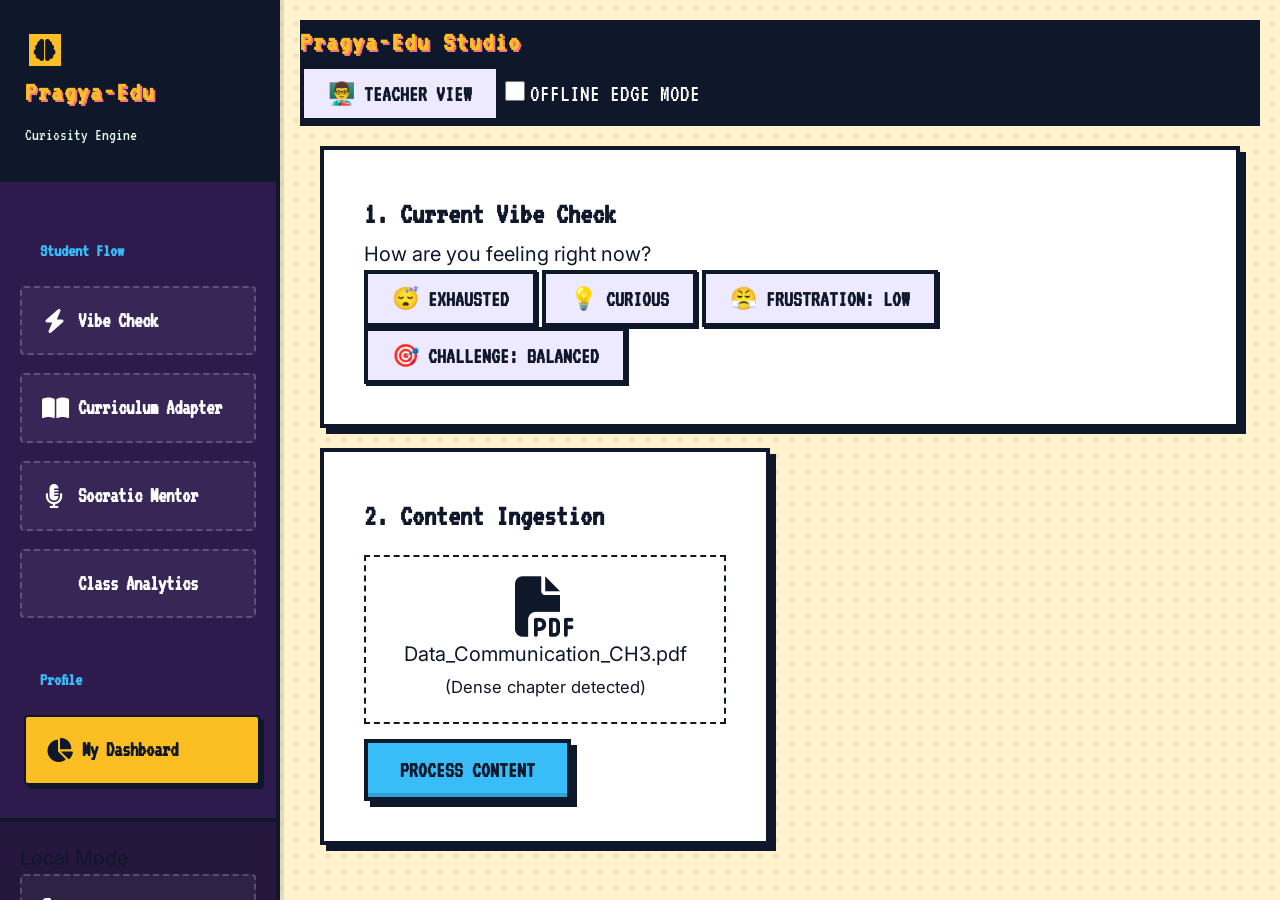
<file: frontend/demo.html>
<!DOCTYPE html>
<html lang="en">
<head>
  <meta charset="UTF-8">
  <meta name="viewport" content="width=device-width, initial-scale=1.0">
  <title>Pragya-Edu | Slide 6 Interactive Demo</title>
  <link rel="stylesheet" href="css/style.css">
  <link rel="stylesheet" href="https://cdnjs.cloudflare.com/ajax/libs/font-awesome/6.4.0/css/all.min.css">
  <style>
    /* Demo Specific Layout */
    .demo-container { max-width: 1200px; margin: 0 auto; padding: 20px; display: grid; gap: 20px; grid-template-columns: 1fr 1fr; }
    .full-width { grid-column: 1 / -1; }
    .hidden { display: none !important; }
    .offline-banner { background: var(--edu-yellow); color: var(--edu-ink); font-family: var(--font-pixel); padding: 8px; text-align: center; border-bottom: var(--border-thick); font-weight: 700; font-size: 1.2rem; }
    
    /* Im Bored Menu */
    .bored-menu { position: absolute; bottom: 100%; right: 0; background: var(--edu-warm-white); border: var(--border-thick); box-shadow: var(--shadow-pixel); padding: 10px; display: flex; flex-direction: column; gap: 10px; z-index: 50; }
    
    /* Modals */
    .demo-modal { position: fixed; inset: 0; background: rgba(0,0,0,0.7); display: flex; align-items: center; justify-content: center; z-index: 1000; }
    .modal-content { background: var(--edu-warm-white); padding: 30px; border: var(--border-thick); box-shadow: 12px 12px 0px var(--edu-coral); text-align: center; max-width: 500px; }
  </style>
</head>
<body>
  <div class="app-container">
<nav class="sidebar" id="sidebar">
      <div class="sidebar-header">
        <div class="d-flex align-items-center gap-2">
          <div class="logo-mark" style="width:40px;height:40px;font-size:1.1rem;"><i class="fa-solid fa-brain"></i></div>
          <div>
            <div class="sidebar-brand">Pragya-Edu</div>
            <div class="sidebar-tagline">Curiosity Engine</div>
          </div>
        </div>
      </div>
      <div class="sidebar-nav">
        <div class="sidebar-section-label">Student Flow</div>
        <a href="vibe-check.html" class="sidebar-link"><i class="fa-solid fa-bolt"></i> Vibe Check</a>
        <a href="curriculum-adapter.html" class="sidebar-link"><i class="fa-solid fa-book-open"></i> Curriculum Adapter</a>
        <a href="socratic-mentor.html" class="sidebar-link"><i class="fa-solid fa-microphone-lines"></i> Socratic Mentor</a>
        <a href="vibe-analytics.html" class="sidebar-link d-none"><i class="fa-solid fa-chart-scatter"></i> Class Analytics</a>
        <div class="sidebar-section-label mt-3">Profile</div>
        <a href="dashboard.html" class="sidebar-link active"><i class="fa-solid fa-chart-pie"></i> My Dashboard</a>
      </div>
      <div class="sidebar-footer">
        <div id="sidebarConn" class="connectivity-pill offline mb-2">
          <span class="connectivity-dot"></span><span>Local Mode</span>
        </div>
        <a href="login.html" class="sidebar-link text-danger"><i class="fa-solid fa-right-from-bracket"></i> Exit</a>
      </div>
    </nav>
    <div class="main-content" style="flex:1; overflow-y:auto; padding:20px;">


  <!-- STEP 8: Offline Edge Mode Switch -->
  <div class="top-bar d-flex justify-content-between align-items-center p-3" style="border-bottom: var(--border-thick); background: var(--edu-ink); color: var(--edu-warm-white);">
    <div class="sidebar-brand" style="color: var(--edu-yellow);">Pragya-Edu Studio</div>
    <div class="d-flex gap-3 align-items-center">
      <button class="btn-edu-ghost text-white" type="button" id="btnTeacherMode">👨‍🏫 Teacher View</button>
      <label class="d-flex align-items-center gap-2" style="cursor: pointer;">
        <input type="checkbox" id="offlineToggle" style="width:20px;height:20px;"> 
        <span style="font-family: var(--font-pixel); font-size: 1.2rem;">OFFLINE EDGE MODE</span>
      </label>
    </div>
  </div>
  <div id="offlineStatus" class="offline-banner hidden">SYNC COMPLETED - Running on Local Rules & Cached Content (Tier 6 Engine)</div>

  <div class="demo-container">

    <!-- STEP 1: Vibe Check Panel -->
    <div class="card-edu full-width" id="step1-vibe">
      <h2 style="font-family: var(--font-pixel); color: var(--edu-ink);">1. Current Vibe Check</h2>
      <p>How are you feeling right now?</p>
      <div class="d-flex gap-3 mt-3 flex-wrap">
        <button class="btn-edu-ghost vibe-btn" type="button" data-vibe="exhausted">😴 Exhausted</button>
        <button class="btn-edu-ghost vibe-btn" type="button" data-vibe="curious">💡 Curious</button>
        <button class="btn-edu-ghost vibe-btn" type="button" data-vibe="low-frustration">😤 Frustration: Low</button>
        <button class="btn-edu-ghost vibe-btn" type="button" data-vibe="balanced">🎯 Challenge: Balanced</button>
      </div>
      <div id="vibeStateMsg" class="mt-3 hidden badge-edu bg-emerald text-ink" style="background: var(--edu-pixel-green);">App state set to low-burden story mode.</div>
    </div>

    <!-- STEP 2: PDF Upload -->
    <div class="card-edu" id="step2-upload">
      <h2 style="font-family: var(--font-pixel);">2. Content Ingestion</h2>
      <div class="upload-zone" style="border: 2px dashed var(--edu-ink); padding: 20px; text-align: center; margin: 15px 0;">
        <i class="fa-solid fa-file-pdf fa-3x mb-2"></i>
        <p>Data_Communication_CH3.pdf</p>
        <small>(Dense chapter detected)</small>
      </div>
      <button class="btn-edu-primary w-100" type="button" id="btnProcess">Process Content</button>
    </div>

    <!-- STEP 3: Story Mode -->
    <div class="card-edu hidden" id="step3-story">
      <h2 style="font-family: var(--font-pixel);">3. Story Mode (Low Burden)</h2>
      <div class="p-3" style="background: var(--edu-mint); border: var(--border-thick);">
        <h4 style="font-family: var(--font-pixel);">The Internet Detective 🕵️‍♂️</h4>
        <p>"A highly important letter goes missing in transit. Can you trace what happened to it? Let's figure out how networks ensure reliable delivery!"</p>
      </div>
    </div>

    <!-- STEP 4: Socratic Coach Box -->
    <div class="card-edu hidden" id="step4-socratic">
      <h2 style="font-family: var(--font-pixel);">4. Socratic Coach</h2>
      <div class="chat-msg ai-msg" style="background: var(--edu-soft-blue); padding: 15px; border: var(--border-thick); border-radius: 8px;">
        <p><strong>Intuition:</strong> Just like sending a registered mail requires a signature, networks need a way to confirm receipt.</p>
        <p><strong>Think:</strong> If your important letter might not arrive, how would you know?</p>
        <div class="d-flex gap-2 mt-2">
          <button class="btn-edu-ghost p-1 text-sm" type="button">Think about feedback</button>
          <button class="btn-edu-ghost p-1 text-sm" type="button">What could be sent back?</button>
        </div>
      </div>
    </div>

    <!-- STEP 5 & 6: I'M BORED & Game Mission -->
    <div class="card-edu full-width hidden" id="step5-bored-panel" style="position: relative;">
      
      <div class="d-flex justify-content-between align-items-center mb-4">
        <h2 style="font-family: var(--font-pixel);">5. Adaptive Interruption</h2>
        <div style="position: relative;">
          <button class="btn-edu-primary" type="button" id="btnBored" style="background: var(--edu-coral); color: white;">🚨 I'M BORED</button>
          <div class="bored-menu hidden" id="boredMenu">
            <button class="btn-edu-ghost text-left" type="button" id="btnMakeGame">🎮 Make it a Game</button>
            <button class="btn-edu-ghost text-left" type="button">📈 Challenge Me</button>
            <button class="btn-edu-ghost text-left" type="button">🎁 Surprise Me</button>
            <button class="btn-edu-ghost text-left" type="button">🛠️ Let Me Build</button>
            <button class="btn-edu-ghost text-left" type="button">📝 Explain Differently</button>
            <button class="btn-edu-ghost text-left" type="button">👥 Find Me a Peer</button>
          </div>
        </div>
      </div>

      <!-- GAME MISSION -->
      <div class="hidden" id="step6-game" style="background: var(--edu-dark-purple); color: white; padding: 20px; border: var(--border-thick);">
        <h3 style="font-family: var(--font-pixel); color: var(--edu-yellow);">6. Game Mission: Network Escape</h3>
        <p>Which OSI layer handles reliable delivery?</p>
        <div class="d-flex flex-column gap-2 mt-3">
          <button class="btn-edu-ghost text-left game-opt" type="button" style="background: white; color: black;">A. Application</button>
          <button class="btn-edu-ghost text-left game-opt" type="button" id="btnCorrect" style="background: white; color: black;">B. Transport</button>
          <button class="btn-edu-ghost text-left game-opt" type="button" style="background: white; color: black;">C. Network</button>
          <button class="btn-edu-ghost text-left game-opt" type="button" style="background: white; color: black;">D. Data Link</button>
        </div>
      </div>

    </div>

  </div>

  <!-- STEP 7: Reward Modal -->
  <div class="demo-modal hidden" id="rewardModal">
    <div class="modal-content">
      <h1 style="font-family: var(--font-pixel); color: var(--edu-coral); font-size: 3rem;">🎉 +120 XP</h1>
      <h2 style="font-family: var(--font-pixel);">Mission Complete!</h2>
      <p>New World Unlocked.</p>
      <button class="btn-edu-primary mt-4" type="button" onclick="document.getElementById('rewardModal').classList.add('hidden')">Awesome!</button>
    </div>
  </div>

  <!-- STEP 9: Teacher Modal -->
  <div class="demo-modal hidden" id="teacherModal">
    <div class="modal-content" style="max-width: 800px;">
      <div class="d-flex justify-content-between align-items-center mb-3">
        <h2 style="font-family: var(--font-pixel); margin:0;">👨‍🏫 Teacher View: Aarav's Engagement</h2>
        <button class="btn-edu-ghost" type="button" onclick="document.getElementById('teacherModal').classList.add('hidden')">X</button>
      </div>
      <div style="text-align: left;">
        <p><strong>Recent Activity:</strong> Completed Network Escape Mission</p>
        <p><strong>Quiz Accuracy:</strong> <span style="color: var(--edu-pixel-green);">↑ 15% Increase</span></p>
        <p><strong>Current State:</strong> Offline Mode Active (Edge)</p>
        <div style="height: 150px; background: #eee; border: 2px dashed #ccc; display: flex; align-items:center; justify-content:center; margin-top: 20px;">
          [Engagement Graph Rendered Here]
        </div>
      </div>
    </div>
  </div>

  <script>
    // FIX ALL BUTTONS (URGENT STEP 1)
    document.querySelectorAll('button').forEach(btn => {
      if(btn.type === 'submit') btn.type = 'button';
      btn.addEventListener('click', (e) => {
        // e.preventDefault();
        // Prevent default removed here to avoid breaking inline onclicks in modals, but added strictly where needed in real apps.
      });
    });

    // STEP 1: Vibe Check Logic
    document.querySelectorAll('.vibe-btn').forEach(btn => {
      btn.addEventListener('click', (e) => {
        e.preventDefault();
        document.querySelectorAll('.vibe-btn').forEach(b => b.style.background = '');
        e.target.style.background = 'var(--edu-yellow)';
        if(e.target.dataset.vibe === 'exhausted') {
          document.getElementById('vibeStateMsg').classList.remove('hidden');
        }
      });
    });

    // STEP 2: Process Content
    document.getElementById('btnProcess').addEventListener('click', async (e) => {
      e.preventDefault();
      const btn = e.target;
      btn.innerText = 'Processing...';
      
      // Fallback architecture wrapping fetch
      try {
        // Try live endpoint
        const res = await fetch('/api/process', { method: 'POST', body: JSON.stringify({file: 'CH3.pdf'}) });
        if(!res.ok) throw new Error('API down');
      } catch(err) {
        // Instant fallback to mock
        console.log('Fell back to local mock data to prevent crash');
      }

      setTimeout(() => {
        btn.innerText = 'Processed Successfully';
        btn.style.background = 'var(--edu-pixel-green)';
        document.getElementById('step3-story').classList.remove('hidden');
        document.getElementById('step4-socratic').classList.remove('hidden');
        document.getElementById('step5-bored-panel').classList.remove('hidden');
      }, 500);
    });

    // STEP 5: Bored Button
    document.getElementById('btnBored').addEventListener('click', (e) => {
      e.preventDefault();
      document.getElementById('boredMenu').classList.toggle('hidden');
    });

    // STEP 6: Make it a Game
    document.getElementById('btnMakeGame').addEventListener('click', (e) => {
      e.preventDefault();
      document.getElementById('boredMenu').classList.add('hidden');
      document.getElementById('step6-game').classList.remove('hidden');
    });

    // STEP 6 & 7: Answer Correctly -> Reward
    document.querySelectorAll('.game-opt').forEach(btn => {
      btn.addEventListener('click', (e) => {
        e.preventDefault();
        if(e.target.id === 'btnCorrect') {
          e.target.style.background = 'var(--edu-pixel-green)';
          e.target.style.color = 'white';
          setTimeout(() => {
            document.getElementById('rewardModal').classList.remove('hidden');
          }, 400);
        } else {
          e.target.style.background = 'var(--edu-coral)';
          e.target.style.color = 'white';
        }
      });
    });

    // STEP 8: Offline Toggle
    document.getElementById('offlineToggle').addEventListener('change', (e) => {
      if(e.target.checked) {
        document.getElementById('offlineStatus').classList.remove('hidden');
      } else {
        document.getElementById('offlineStatus').classList.add('hidden');
      }
    });

    // STEP 9: Teacher View
    document.getElementById('btnTeacherMode').addEventListener('click', (e) => {
      e.preventDefault();
      document.getElementById('teacherModal').classList.remove('hidden');
    });

  </script>
    </div>
  </div>
</body>
</html>
</file>
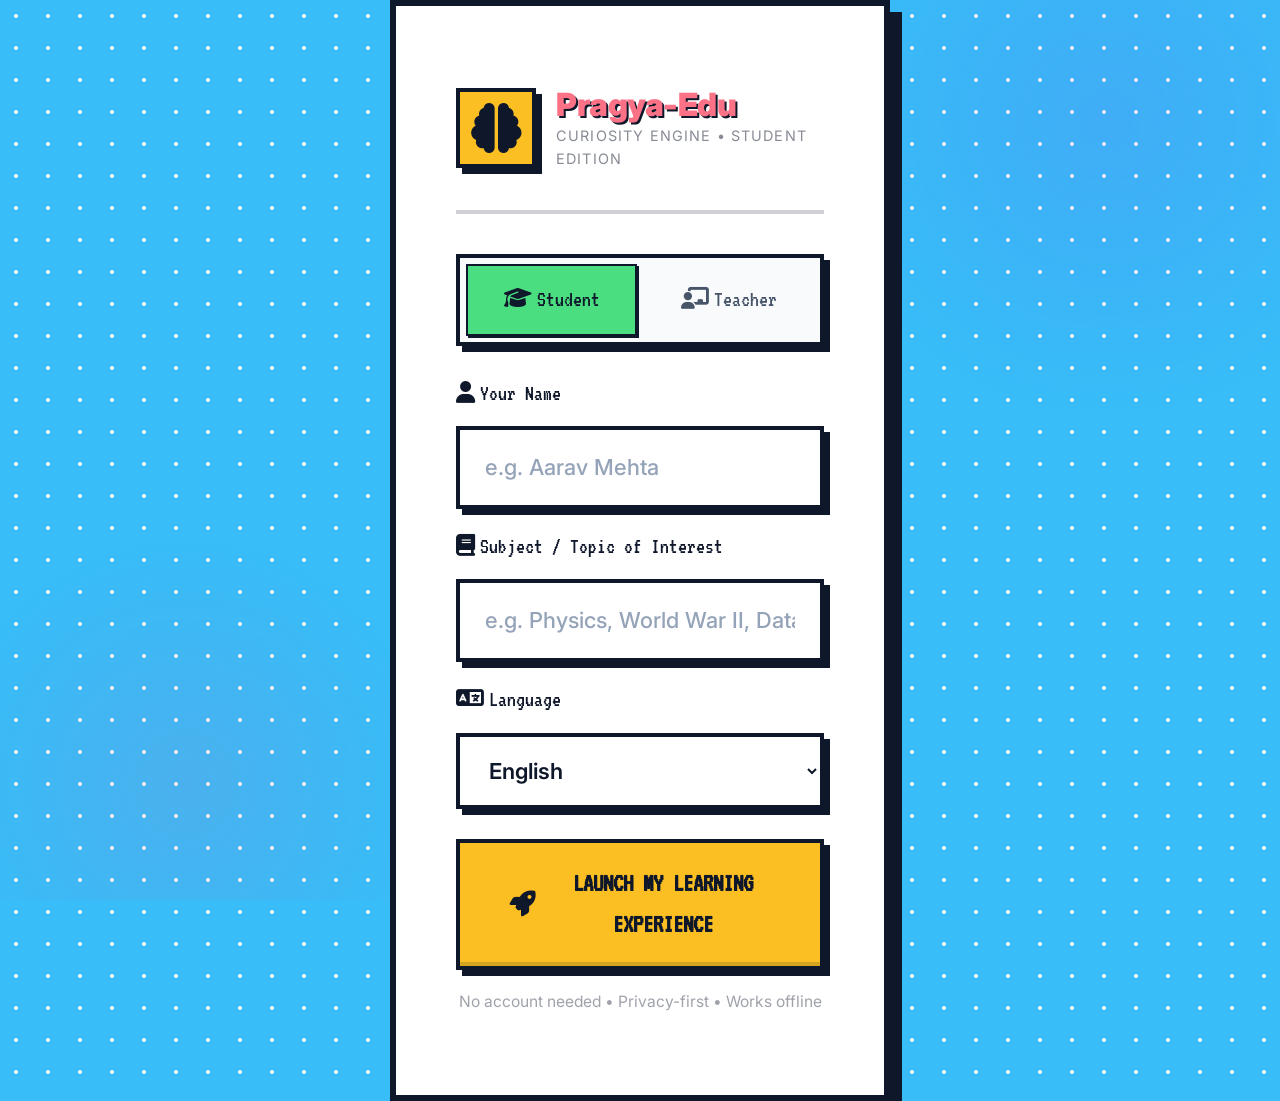
<file: frontend/login.html>
<!DOCTYPE html>
<html lang="en">
<head>
  <meta charset="UTF-8">
  <meta name="viewport" content="width=device-width, initial-scale=1.0">
  <title>Pragya-Edu | Sign In</title>
  <meta name="description" content="Pragya-Edu - Personalized Engagement and Curiosity Engine for Students">
  <link href="https://cdn.jsdelivr.net/npm/bootstrap@5.3.3/dist/css/bootstrap.min.css" rel="stylesheet">
  <link href="https://cdnjs.cloudflare.com/ajax/libs/font-awesome/6.5.1/css/all.min.css" rel="stylesheet">
  <link href="./css/style.css" rel="stylesheet">
</head>
<body class="login-page">
  <div style="position:fixed;inset:0;pointer-events:none;overflow:hidden;z-index:0;">
    <div style="position:absolute;top:-20%;right:-10%;width:600px;height:600px;border-radius:50%;background:radial-gradient(circle,rgba(124,58,237,0.12),transparent 70%);animation:floating 8s ease-in-out infinite;"></div>
    <div style="position:absolute;bottom:-15%;left:-5%;width:500px;height:500px;border-radius:50%;background:radial-gradient(circle,rgba(236,72,153,0.10),transparent 70%);animation:floating 10s ease-in-out infinite 2s;"></div>
  </div>

  <div class="login-card animate-fade-in-up" style="position:relative;z-index:1;">
    <div class="d-flex align-items-center gap-3 mb-4">
      <div class="logo-mark"><i class="fa-solid fa-brain"></i></div>
      <div>
        <h1 class="gradient-text mb-0" style="font-size:1.6rem;font-weight:900;letter-spacing:-0.5px;">Pragya-Edu</h1>
        <p style="font-size:0.72rem;color:rgba(15,23,42,0.5);text-transform:uppercase;letter-spacing:0.08em;margin:0;">Curiosity Engine &bull; Student Edition</p>
      </div>
    </div>

    <div class="divider-edu"></div>

    <div id="roleToggle" class="pill-toggle mb-4" style="width:100%;">
      <button type="button" class="active" onclick="setRole('student',this)" id="btnStudent"><i class="fa-solid fa-graduation-cap me-1"></i>Student</button>
      <button type="button" onclick="setRole('teacher',this)" id="btnTeacher"><i class="fa-solid fa-chalkboard-user me-1"></i>Teacher</button>
    </div>

    <div class="mb-3">
      <label class="label-edu"><i class="fa-solid fa-user me-1"></i>Your Name</label>
      <input id="userName" class="input-edu" type="text" placeholder="e.g. Aarav Mehta" autocomplete="name">
    </div>

    <div class="mb-3">
      <label class="label-edu"><i class="fa-solid fa-book me-1"></i>Subject / Topic of Interest</label>
      <input id="userTopic" class="input-edu" type="text" placeholder="e.g. Physics, World War II, Data Science" list="topicList">
      <datalist id="topicList">
        <option value="Physics - Waves & Optics">
        <option value="Mathematics - Calculus">
        <option value="History - Ancient Civilizations">
        <option value="Biology - Cell Division">
        <option value="Computer Science - Algorithms">
        <option value="Chemistry - Periodic Table">
        <option value="Economics - Supply & Demand">
        <option value="Literature - Shakespeare">
      </datalist>
    </div>

    <div class="mb-4">
      <label class="label-edu"><i class="fa-solid fa-language me-1"></i>Language</label>
      <select id="userLang" class="input-edu">
        <option value="en">English</option>
        <option value="hi">Hindi</option>
      </select>
    </div>

    <button type="button" class="btn-edu-brand w-100" onclick="startSession(event)" id="startBtn">
      <i class="fa-solid fa-rocket me-2"></i>Launch My Learning Experience
    </button>

    <div class="mt-3 text-center" style="font-size:0.78rem;color:rgba(15,23,42,0.4);">
      No account needed &bull; Privacy-first &bull; Works offline
    </div>
  </div>

  <script>
    let currentRole = 'student';
    function setRole(role, btn) {
      currentRole = role;
      document.querySelectorAll('.pill-toggle button').forEach(b => b.classList.remove('active'));
      btn.classList.add('active');
    }

    function startSession(e) {
      if (e) e.preventDefault();
      const name = document.getElementById('userName').value.trim();
      const topic = document.getElementById('userTopic').value.trim();
      const lang = document.getElementById('userLang').value;
      if (!name || !topic) { showToast('Please fill in your name and topic!', 'warning'); return; }

      const btn = document.getElementById('startBtn');
      btn.innerHTML = '<i class="fa-solid fa-spinner fa-spin me-2"></i>Launching...';
      btn.disabled = true;

      localStorage.setItem('pe_name', name);
      localStorage.setItem('pe_topic', topic);
      localStorage.setItem('pe_lang', lang);
      localStorage.setItem('pe_role', currentRole);
      localStorage.setItem('pe_score', '0');
      localStorage.setItem('pe_level', 'Explorer');

      setTimeout(() => {
        window.location.href = currentRole === 'teacher' ? 'vibe-analytics.html' : 'vibe-check.html';
      }, 800);
    }

    function showToast(msg, type='info') {
      const el = document.createElement('div');
      el.className = 'toast-edu';
      el.innerHTML = '<i class="fa-solid fa-circle-info" style="color:var(--edu-amber);font-size:1.2rem;flex-shrink:0;"></i><span>' + msg + '</span>';
      document.body.appendChild(el);
      setTimeout(() => el.remove(), 3000);
    }

    document.addEventListener('keydown', e => { if (e.key === 'Enter') startSession(); });
  </script>
</body>
</html>
</file>
<file: frontend/css/style.css>
/* PRAGYA-EDU - Pixel Game Aesthetic v2 (High Readability & Animations) */
@import url("https://fonts.googleapis.com/css2?family=Inter:wght@400;500;600;700&family=Pixelify+Sans:wght@400;500;600;700&family=VT323&display=swap");

:root {
  /* High Contrast Pixel Palette */
  --edu-ink: #0F172A; /* Deeper navy for maximum readability */
  --edu-dark-purple: #2E1B4E;
  
  --edu-pixel-green: #4ADE80; /* Brighter game green */
  --edu-mint: #DCFCE7; /* Very light background mint */
  
  --edu-yellow: #FBBF24; /* Vibrant coin yellow */
  --edu-soft-yellow: #FEF3C7; 
  
  --edu-coral: #FB7185; 
  --edu-peach: #FFE4E6;
  
  --edu-sky: #38BDF8;
  --edu-soft-blue: #E0F2FE;
  
  --edu-lavender: #A78BFA;
  --edu-soft-lavender: #EDE9FE;
  
  --edu-cream: #F8FAFC; /* Slate-tinted off-white for less eye strain */
  --edu-warm-white: #FFFFFF; /* Pure white for card backgrounds */

  /* Semantic Mapping */
  --edu-violet: var(--edu-dark-purple);
  --edu-purple: var(--edu-lavender);
  --edu-indigo: var(--edu-sky);
  --edu-pink: var(--edu-coral);
  --edu-amber: var(--edu-yellow);
  --edu-emerald: var(--edu-pixel-green);
  --edu-cyan: var(--edu-sky);
  --edu-rose: var(--edu-coral);
  --edu-blue: var(--edu-sky);
  
  --edu-dark: var(--edu-cream);
  --edu-dark-2: var(--edu-warm-white);

  --grad-brand: var(--edu-ink);
  --grad-cool: var(--edu-sky);
  --grad-hot: var(--edu-coral);
  --grad-emerald: var(--edu-pixel-green);
  --grad-amber: var(--edu-yellow);
  --grad-sidebar: var(--edu-dark-purple);

  /* Fonts */
  --font-main: "Inter", sans-serif;
  --font-pixel: "VT323", "Pixelify Sans", monospace;
  
  /* Comic Style Borders & Shadows */
  --border-thick: 4px solid var(--edu-ink); /* Thicker comic borders */
  --shadow-pixel: 6px 6px 0px var(--edu-ink); /* Deeper comic shadow */
  --shadow-hover: 8px 8px 0px var(--edu-ink);
  --shadow-inset: inset 0 -4px 0 rgba(0,0,0,0.15);
  
  --transition-smooth: all 0.15s cubic-bezier(0.4, 0, 0.2, 1);
}

*, *::before, *::after { box-sizing: border-box; margin: 0; padding: 0; }
html { scroll-behavior: smooth; font-size: 125%; }

/* Animated Background */
@keyframes bgScroll {
  from { background-position: 0 0; }
  to { background-position: 40px 40px; }
}

body {
  font-family: var(--font-main);
  background-color: #FFF2CC; /* Light comic page color */
  /* Comic Book Halftone Dots */
  background-image: radial-gradient(rgba(0,0,0,0.06) 2.5px, transparent 3px);
  background-size: 16px 16px;
  color: var(--edu-ink);
  line-height: 1.6;
  min-height: 100vh;
  -webkit-font-smoothing: antialiased;
}

::-webkit-scrollbar { width: 14px; }
::-webkit-scrollbar-track { background: var(--edu-warm-white); border-left: var(--border-thick); }
::-webkit-scrollbar-thumb { background: var(--edu-dark-purple); border: var(--border-thick); }

.app-container { display: flex; min-height: 100vh; }

/* ----------------------------------------------------
   SIDEBAR (GAME MENU)
----------------------------------------------------- */
.sidebar {
  width: 280px; min-height: 100vh;
  background: var(--edu-dark-purple);
  border-right: var(--border-thick);
  display: flex; flex-direction: column;
  position: fixed; top: 0; left: 0; bottom: 0; z-index: 100;
  overflow-y: auto;
  box-shadow: 4px 0px 0px rgba(0,0,0,0.1);
}

.sidebar-header {
  padding: 1.5rem 1.25rem;
  border-bottom: var(--border-thick);
  background: var(--edu-ink);
}

.sidebar-brand {
  font-size: 1.4rem; font-weight: 700;
  font-family: var(--font-pixel);
  color: var(--edu-yellow);
  text-shadow: 2px 2px 0px var(--edu-coral);
  letter-spacing: 2px;
}

.sidebar-tagline {
  font-size: 0.85rem; color: var(--edu-mint);
  font-family: var(--font-pixel);
  margin-top: 6px; display: block;
}

.sidebar-nav {
  padding: 1.25rem 1rem; flex: 1;
  display: flex; flex-direction: column; gap: 10px;
}

.sidebar-link {
  display: flex; align-items: center; gap: 12px;
  padding: 0.8rem 1rem; 
  color: var(--edu-warm-white); 
  text-decoration: none;
  font-size: 1.05rem; font-weight: 700; font-family: var(--font-pixel);
  background: rgba(255,255,255,0.05);
  border: 2px dashed rgba(255,255,255,0.2);
  border-radius: 4px;
  margin-bottom: 8px;
  transition: all 0.25s cubic-bezier(0.175, 0.885, 0.32, 1.275);
}

.sidebar-link i { width: 24px; text-align: center; font-size: 1.2rem; transition: transform 0.2s ease; }

.sidebar-link:hover { 
  background: var(--edu-lavender); 
  color: var(--edu-ink);
  border: 2px solid var(--edu-ink);
  transform: translateX(8px) scale(1.02);
  box-shadow: 4px 4px 0px var(--edu-ink);
}

.sidebar-link:hover i {
  transform: scale(1.2) rotate(5deg);
}

.sidebar-link.active {
  background: var(--edu-yellow);
  color: var(--edu-ink);
  border: 2px solid var(--edu-ink);
  box-shadow: 4px 4px 0px var(--edu-ink);
  transform: translateX(4px);
}

.sidebar-section-label {
  font-size: 0.9rem; font-weight: 700; font-family: var(--font-pixel);
  color: var(--edu-sky); padding: 1.5rem 1rem 0.5rem;
}

.sidebar-footer { padding: 1rem; border-top: var(--border-thick); background: rgba(0,0,0,0.2); }

/* ----------------------------------------------------
   MAIN CONTENT & TOPBAR
----------------------------------------------------- */
.main-content {
  margin-left: 280px; flex: 1; min-height: 100vh;
  padding: 2.5rem; max-width: calc(100% - 280px);
}

.topbar {
  display: flex; align-items: center; justify-content: space-between;
  margin-bottom: 2.5rem; padding: 1.25rem 1.5rem;
  background: var(--edu-warm-white); 
  border: var(--border-thick);
  box-shadow: var(--shadow-pixel);
  position: relative;
}

/* Decorative pixel pegs on topbar */
.topbar::before, .topbar::after {
  content: ""; position: absolute; width: 8px; height: 8px; background: var(--edu-ink); top: 50%; transform: translateY(-50%);
}
.topbar::before { left: 12px; }
.topbar::after { right: 12px; }

/* ----------------------------------------------------
   CARDS & PANELS (High Readability)
----------------------------------------------------- */
.card-edu {
  background: var(--edu-warm-white); 
  border: var(--border-thick);
  padding: 2rem;
  box-shadow: var(--shadow-pixel);
  transition: var(--transition-smooth); 
  position: relative; overflow: hidden;
  color: var(--edu-ink);
}

.card-edu:hover { 
  transform: translate(-2px, -4px); 
  box-shadow: var(--shadow-hover); 
}

/* Card variants with light pastel backgrounds for readability */
.card-glow-violet { background: var(--edu-soft-lavender); }
.card-glow-pink { background: var(--edu-peach); }
.card-glow-emerald { background: var(--edu-mint); }
.card-glow-amber { background: var(--edu-soft-yellow); }

.card-gradient-border { border: var(--border-thick); background: var(--edu-warm-white); box-shadow: var(--shadow-pixel); }
.card-gradient-border-inner { padding: 1.5rem; height: 100%; }

/* ----------------------------------------------------
   STATS & ACHIEVEMENTS
----------------------------------------------------- */
@keyframes coinBounce {
  0%, 100% { transform: translateY(0); }
  50% { transform: translateY(-6px); }
}

.stat-card {
  background: var(--edu-warm-white); border: var(--border-thick);
  padding: 1.5rem; box-shadow: var(--shadow-pixel);
  display: flex; align-items: center; gap: 1.25rem; transition: var(--transition-smooth);
}
.stat-card:hover { transform: translate(-2px, -4px); box-shadow: var(--shadow-hover); }
.stat-card:hover .stat-icon { animation: coinBounce 0.5s ease; }

.stat-icon { 
  width: 56px; height: 56px; border: var(--border-thick); 
  display: flex; align-items: center; justify-content: center; 
  font-size: 1.8rem; flex-shrink: 0; box-shadow: 2px 2px 0px var(--edu-ink); 
}
.stat-icon.violet { background: var(--edu-lavender); }
.stat-icon.pink { background: var(--edu-coral); }
.stat-icon.emerald { background: var(--edu-pixel-green); }
.stat-icon.amber { background: var(--edu-yellow); }
.stat-icon.cyan { background: var(--edu-sky); }

.stat-value { font-size: 2.5rem; font-weight: 700; font-family: var(--font-pixel); color: var(--edu-ink); line-height: 1; }
.stat-label { font-size: 1rem; color: #475569; font-weight: 700; margin-top: 6px; font-family: var(--font-pixel); text-transform: uppercase; }

/* ----------------------------------------------------
   GAME CONTROLS (BUTTONS)
----------------------------------------------------- */
.btn-edu-primary, .btn-edu-brand, .btn-edu-outline, .btn-edu-ghost {
  font-family: var(--font-pixel);
  font-size: 1.1rem; font-weight: 700; text-transform: uppercase;
  border: var(--border-thick);
  box-shadow: var(--shadow-pixel), var(--shadow-inset);
  cursor: pointer; transition: transform 0.1s, box-shadow 0.1s;
  display: inline-flex; align-items: center; justify-content: center; gap: 10px;
  color: var(--edu-ink);
}

.btn-edu-primary { background: var(--edu-sky); padding: 0.8rem 1.6rem; }
.btn-edu-brand { background: var(--edu-yellow); padding: 1rem 2.5rem; font-size: 1.3rem; }
.btn-edu-outline { background: var(--edu-warm-white); padding: 0.8rem 1.5rem; }
.btn-edu-ghost { background: var(--edu-soft-lavender); padding: 0.6rem 1.2rem; box-shadow: 2px 2px 0px var(--edu-ink); }

.btn-edu-primary:hover { background: #0EA5E9; transform: translateY(-2px); box-shadow: var(--shadow-hover), var(--shadow-inset); }
.btn-edu-brand:hover { background: #F59E0B; transform: translateY(-2px); box-shadow: var(--shadow-hover), var(--shadow-inset); }
.btn-edu-outline:hover { background: var(--edu-soft-yellow); transform: translateY(-2px); box-shadow: var(--shadow-hover), var(--shadow-inset); }

.btn-edu-primary:active, .btn-edu-brand:active, .btn-edu-outline:active, .btn-edu-ghost:active {
  transform: translate(4px, 4px); box-shadow: 0px 0px 0px var(--edu-ink);
}

/* ----------------------------------------------------
   TYPOGRAPHY
----------------------------------------------------- */
.section-title { 
  font-size: 2.2rem; font-family: var(--font-pixel); color: var(--edu-ink); 
  text-transform: uppercase; text-shadow: 2px 2px 0px var(--edu-sky);
  margin-bottom: 0.5rem;
}
.section-subtitle { font-size: 1.1rem; font-weight: 600; color: #334155; margin-bottom: 1.5rem; }
.gradient-text { color: var(--edu-coral); text-shadow: 2px 2px 0px var(--edu-ink); }

/* ----------------------------------------------------
   GAME UI ELEMENTS (Bars, Badges, Inputs)
----------------------------------------------------- */
.progress-edu { background: var(--edu-cream); border: var(--border-thick); height: 24px; position: relative; box-shadow: inset 0 2px 4px rgba(0,0,0,0.1); }
.progress-edu-fill { 
  height: 100%; background: var(--edu-pixel-green); 
  border-right: var(--border-thick); transition: width 0.5s cubic-bezier(0.4, 0, 0.2, 1);
  position: relative;
}
/* Specular highlight on progress bar */
.progress-edu-fill::before { content: ""; position: absolute; top: 2px; left: 2px; right: 2px; height: 6px; background: rgba(255,255,255,0.4); }

.progress-edu-fill.emerald { background: var(--edu-pixel-green); }
.progress-edu-fill.amber { background: var(--edu-yellow); }
.progress-edu-fill.pink { background: var(--edu-coral); }

.badge-edu { 
  display: inline-flex; align-items: center; gap: 6px; padding: 0.4rem 0.8rem; 
  font-family: var(--font-pixel); font-size: 0.9rem; font-weight: 700;
  border: 2px solid var(--edu-ink); box-shadow: 2px 2px 0px var(--edu-ink); 
  color: var(--edu-ink); background: var(--edu-warm-white); text-transform: uppercase;
}
.badge-edu.violet { background: var(--edu-lavender); }
.badge-edu.pink { background: var(--edu-coral); }
.badge-edu.emerald { background: var(--edu-pixel-green); }
.badge-edu.amber { background: var(--edu-yellow); }
.badge-edu.danger { background: var(--edu-coral); }
.badge-edu.cyan { background: var(--edu-sky); }

.input-edu { 
  background: var(--edu-warm-white); border: var(--border-thick); box-shadow: var(--shadow-pixel); 
  color: var(--edu-ink); padding: 1rem 1.25rem; font-family: var(--font-main); font-size: 1.1rem; 
  width: 100%; transition: var(--transition-smooth); outline: none; font-weight: 600; 
}
.input-edu:focus { background: var(--edu-soft-yellow); transform: translate(-2px, -2px); box-shadow: var(--shadow-hover); }
.input-edu::placeholder { color: #94A3B8; font-weight: 500; }
.label-edu { font-family: var(--font-pixel); font-size: 1.1rem; color: var(--edu-ink); margin-bottom: 0.75rem; display: block; }
select.input-edu option { background: var(--edu-warm-white); color: var(--edu-ink); }

/* ----------------------------------------------------
   INTERACTIVE MODULES (MCQ, Dropzone, Flashcards)
----------------------------------------------------- */
.mcq-option { 
  background: var(--edu-warm-white); border: var(--border-thick); box-shadow: var(--shadow-pixel); 
  padding: 1.25rem 1.5rem; cursor: pointer; transition: var(--transition-smooth); 
  display: flex; align-items: center; gap: 16px; margin-bottom: 1rem; font-weight: 600; font-size: 1.1rem;
}
.mcq-option:hover { background: var(--edu-soft-blue); transform: translate(-4px, -4px); box-shadow: var(--shadow-hover); }
.mcq-option.selected { background: var(--edu-yellow); transform: translate(2px, 2px); box-shadow: 2px 2px 0px var(--edu-ink); }
.mcq-option.correct { background: var(--edu-pixel-green) !important; color: var(--edu-ink); animation: pulsePixel 0.5s ease; }
.mcq-option.incorrect { background: var(--edu-coral) !important; color: var(--edu-ink); animation: shake 0.4s ease; }
.mcq-option.lost { background: var(--edu-cream) !important; opacity: 0.5; }

.mcq-radio { 
  width: 28px; height: 28px; border: var(--border-thick); background: var(--edu-warm-white); 
  display: flex; align-items: center; justify-content: center; flex-shrink: 0; box-shadow: inset 0 2px 4px rgba(0,0,0,0.1);
}
.mcq-option.selected .mcq-radio { background: var(--edu-ink); }

.dropzone-edu { 
  border: 4px dashed var(--edu-ink); background: var(--edu-soft-lavender); padding: 4rem 2rem; 
  text-align: center; cursor: pointer; transition: var(--transition-smooth); 
  font-family: var(--font-pixel); font-size: 1.4rem; color: var(--edu-ink);
}
.dropzone-edu:hover, .dropzone-edu.dragover { background: var(--edu-lavender); box-shadow: var(--shadow-pixel); transform: translate(-2px, -2px); }

.flashcard { 
  background: var(--edu-warm-white); border: var(--border-thick); padding: 3rem; 
  text-align: center; cursor: pointer; min-height: 220px; display: flex; align-items: center; justify-content: center; 
  transition: var(--transition-smooth); box-shadow: var(--shadow-pixel); font-family: var(--font-pixel); 
  font-size: 1.6rem; color: var(--edu-ink); position: relative;
}
.flashcard::before { content: "★"; position: absolute; top: 12px; left: 16px; color: var(--edu-yellow); font-size: 1.5rem; }
.flashcard:hover { transform: translate(-4px, -6px); box-shadow: 8px 8px 0px var(--edu-ink); background: var(--edu-soft-yellow); }

/* ----------------------------------------------------
   TABS & NAVIGATION
----------------------------------------------------- */
.tabs-edu { display: flex; gap: 12px; margin-bottom: 2rem; }
.tab-edu { 
  padding: 0.8rem 1.5rem; font-family: var(--font-pixel); font-size: 1.1rem; font-weight: 700;
  cursor: pointer; color: var(--edu-ink); border: var(--border-thick); background: var(--edu-warm-white); 
  box-shadow: var(--shadow-pixel); transition: var(--transition-smooth); 
}
.tab-edu.active { background: var(--edu-sky); transform: translate(4px, 4px); box-shadow: 0px 0px 0px var(--edu-ink); }
.tab-edu:hover:not(.active) { background: var(--edu-soft-yellow); transform: translate(-2px, -2px); box-shadow: var(--shadow-hover); }

/* ----------------------------------------------------
   SPECIAL UI: Curiosity Orb, Heatmap, Soundwave
----------------------------------------------------- */
.curiosity-orb { 
  width: 160px; height: 160px; background: var(--edu-yellow); border: var(--border-thick); 
  display: flex; flex-direction: column; align-items: center; justify-content: center; 
  margin: 0 auto; box-shadow: 8px 8px 0px var(--edu-ink); position: relative;
  animation: floatOrb 4s ease-in-out infinite;
}
@keyframes floatOrb { 0%, 100% { transform: translateY(0); } 50% { transform: translateY(-10px); } }

.curiosity-orb span:first-child { font-size: 3rem; font-family: var(--font-pixel); color: var(--edu-ink); line-height: 1; text-shadow: 3px 3px 0px var(--edu-warm-white); }
.curiosity-orb small { font-family: var(--font-pixel); font-size: 1.1rem; color: var(--edu-ink); text-align: center; margin-top: 8px; font-weight: 700; }

.heatmap-grid { display: grid; grid-template-columns: repeat(auto-fill, minmax(140px, 1fr)); gap: 16px; }
.heatmap-cell { 
  padding: 1rem; border: var(--border-thick); text-align: center; 
  font-family: var(--font-pixel); font-size: 1.1rem; color: var(--edu-ink); 
  box-shadow: var(--shadow-pixel); transition: var(--transition-smooth); cursor: pointer; background: var(--edu-warm-white); 
}
.heatmap-cell:hover { transform: translate(-4px, -4px); box-shadow: 8px 8px 0px var(--edu-ink); filter: brightness(1.1); }
.heatmap-cell.burnout { background: var(--edu-coral); }
.heatmap-cell.warning { background: var(--edu-yellow); }
.heatmap-cell.engaged { background: var(--edu-pixel-green); }
.heatmap-cell.high { background: var(--edu-sky); }

.soundwave { display: inline-flex; align-items: flex-end; gap: 6px; height: 40px; }
.soundwave-bar { width: 10px; background: var(--edu-ink); height: 10px; border: 2px solid var(--edu-ink); }
.soundwave.playing .soundwave-bar:nth-child(1) { animation: wave 0.8s steps(4) infinite 0.0s; }
.soundwave.playing .soundwave-bar:nth-child(2) { animation: wave 0.8s steps(4) infinite 0.1s; }
.soundwave.playing .soundwave-bar:nth-child(3) { animation: wave 0.8s steps(4) infinite 0.2s; }
.soundwave.playing .soundwave-bar:nth-child(4) { animation: wave 0.8s steps(4) infinite 0.15s; }
.soundwave.playing .soundwave-bar:nth-child(5) { animation: wave 0.8s steps(4) infinite 0.05s; }
@keyframes wave { 0%, 100% { height: 10px; } 50% { height: 36px; background: var(--edu-coral); } }

/* ----------------------------------------------------
   ANIMATIONS & KEYFRAMES
----------------------------------------------------- */
@keyframes fadeInUp { from { opacity: 0; transform: translateY(20px); } to { opacity: 1; transform: translateY(0); } }
@keyframes popIn { 0% { opacity: 0; transform: scale(0.8); } 70% { transform: scale(1.05); } 100% { opacity: 1; transform: scale(1); } }
@keyframes shake { 0%, 100% { transform: translateX(0); } 25% { transform: translateX(-5px); } 75% { transform: translateX(5px); } }
@keyframes pulsePixel { 0% { transform: scale(1); } 50% { transform: scale(1.02); } 100% { transform: scale(1); } }

.animate-fade-in-up { animation: fadeInUp 0.3s cubic-bezier(0.34, 1.56, 0.64, 1) both; }
.animate-pop-in { animation: popIn 0.4s cubic-bezier(0.34, 1.56, 0.64, 1) both; }
.animate-fade-in { animation: fadeInUp 0.2s linear both; }

/* Cascade animation delays */
.delay-1 { animation-delay: 0.1s; } .delay-2 { animation-delay: 0.2s; } 
.delay-3 { animation-delay: 0.3s; } .delay-4 { animation-delay: 0.4s; }

/* ----------------------------------------------------
   MISCELLANEOUS (Peers, Login, Chat)
----------------------------------------------------- */
.peer-chip { 
  display: flex; align-items: center; gap: 10px; background: var(--edu-warm-white); 
  border: var(--border-thick); padding: 0.5rem 1.25rem 0.5rem 0.5rem; cursor: pointer; 
  transition: var(--transition-smooth); box-shadow: var(--shadow-pixel); font-weight: 700; color: var(--edu-ink); 
}
.peer-chip:hover { background: var(--edu-soft-yellow); transform: translate(-2px, -2px); box-shadow: var(--shadow-hover); }
.peer-avatar { 
  width: 40px; height: 40px; border: 2px solid var(--edu-ink); background: var(--edu-sky); 
  display: flex; align-items: center; justify-content: center; font-family: var(--font-pixel); font-size: 1.2rem; flex-shrink: 0; 
}

.chat-bubble { 
  max-width: 85%; padding: 1.25rem 1.5rem; font-size: 1.1rem; line-height: 1.6; margin-bottom: 1rem; 
  border: var(--border-thick); box-shadow: var(--shadow-pixel); font-weight: 500; color: var(--edu-ink); 
  position: relative;
}
.chat-bubble.mentor { background: var(--edu-mint); align-self: flex-start; border-radius: 0; }
.chat-bubble.mentor::before { content: "🤖"; position: absolute; left: -16px; top: -16px; font-size: 1.5rem; background: var(--edu-warm-white); border: 2px solid var(--edu-ink); border-radius: 50%; width: 32px; height: 32px; display: flex; justify-content: center; align-items: center; }
.chat-bubble.student { background: var(--edu-sky); align-self: flex-end; margin-left: auto; border-radius: 0; }
.chat-container { display: flex; flex-direction: column; height: 400px; overflow-y: auto; padding: 1.5rem; background: var(--edu-cream); border: var(--border-thick); box-shadow: inset 0 4px 8px rgba(0,0,0,0.05); }

.login-page { min-height: 100vh; display: flex; align-items: center; justify-content: center; background: var(--edu-sky); background-image: radial-gradient(var(--edu-warm-white) 2px, transparent 0); background-size: 32px 32px; animation: bgScroll 60s linear infinite; }
.login-card { background: var(--edu-warm-white); border: 6px solid var(--edu-ink); padding: 4rem 3rem; width: 100%; max-width: 500px; box-shadow: 12px 12px 0px var(--edu-ink); position: relative; animation: popIn 0.5s cubic-bezier(0.34, 1.56, 0.64, 1); }

.logo-mark { 
  width: 80px; height: 80px; border: 4px solid var(--edu-ink); background: var(--edu-yellow); 
  display: flex; align-items: center; justify-content: center; font-size: 2.5rem; box-shadow: var(--shadow-pixel); flex-shrink: 0; 
  animation: floatOrb 3s ease-in-out infinite;
}

.pill-toggle { display: flex; background: var(--edu-cream); border: var(--border-thick); padding: 6px; gap: 6px; box-shadow: var(--shadow-pixel); }
.pill-toggle button { flex: 1; border: 2px solid transparent; background: none; color: #475569; padding: 0.8rem 1rem; font-family: var(--font-pixel); font-size: 1.1rem; cursor: pointer; transition: var(--transition-smooth); }
.pill-toggle button.active { background: var(--edu-pixel-green); color: var(--edu-ink); border: 2px solid var(--edu-ink); box-shadow: 2px 2px 0px var(--edu-ink); }

.divider-edu { height: 4px; background: var(--edu-ink); margin: 2rem 0; border: none; opacity: 0.2; }

.toast-edu { 
  position: fixed; top: 2rem; right: 2rem; z-index: 9999; background: var(--edu-warm-white); 
  border: var(--border-thick); padding: 1.25rem 1.5rem; min-width: 300px; max-width: 400px; 
  box-shadow: 8px 8px 0px var(--edu-ink); font-family: var(--font-main); color: var(--edu-ink); 
  animation: popIn 0.4s cubic-bezier(0.34, 1.56, 0.64, 1) both; display: flex; align-items: flex-start; gap: 16px; font-weight: 600; font-size: 1.1rem;
}

.spinner-edu { width: 48px; height: 48px; border: 6px solid var(--edu-ink); border-top-color: var(--edu-sky); background: var(--edu-yellow); animation: spin 0.8s steps(8) infinite; }
@keyframes spin { to { transform: rotate(360deg); } }

.mode-card { background: var(--edu-warm-white); border: var(--border-thick); padding: 2rem; cursor: pointer; transition: var(--transition-smooth); box-shadow: var(--shadow-pixel); position: relative; }
.mode-card::before { content: ""; position: absolute; top: 0; left: 0; right: 0; height: 6px; background: var(--edu-sky); border-bottom: var(--border-thick); }
.mode-card.eli5::before { background: var(--edu-yellow); }
.mode-card.micro::before { background: var(--edu-mint); }
.mode-card.quiz::before { background: var(--edu-coral); }
.mode-card:hover { transform: translate(-4px, -4px); box-shadow: var(--shadow-hover); background: var(--edu-soft-yellow); }
.mode-card.active { border-color: var(--edu-ink); background: var(--edu-soft-lavender); transform: translate(2px, 2px); box-shadow: 2px 2px 0px var(--edu-ink); }

.mode-icon { width: 64px; height: 64px; border: var(--border-thick); display: flex; align-items: center; justify-content: center; font-size: 2rem; margin-bottom: 1.5rem; background: var(--edu-cream); box-shadow: 2px 2px 0px var(--edu-ink); }

.achievement-badge { 
  background: var(--edu-warm-white); border: var(--border-thick); padding: 1rem 0.5rem; 
  display: flex; flex-direction: column; align-items: center; gap: 10px; width: 100px; 
  box-shadow: var(--shadow-pixel); transition: var(--transition-smooth); cursor: default; 
}
.achievement-badge:hover { background: var(--edu-soft-yellow); transform: translate(-4px, -4px); box-shadow: var(--shadow-hover); }

.tabs-content { display: none; }
.tabs-content.active { display: block; animation: fadeInUp 0.2s cubic-bezier(0.34, 1.56, 0.64, 1) both; }

@media (max-width: 992px) {
  .sidebar { transform: translateX(-100%); z-index: 999; }
  .sidebar.open { transform: translateX(0); }
  .main-content { margin-left: 0; max-width: 100%; }
  .network-banner { left: 0; }
}
@media (max-width: 768px) {
  .main-content { padding: 1.5rem; }
  .topbar { flex-wrap: wrap; gap: 1rem; }
  .heatmap-grid { grid-template-columns: repeat(2, 1fr); }
  .stat-value { font-size: 2rem; }
}

/* --- EXTRA COMIC BOOK ANIMATIONS & STYLING --- */

@keyframes comicShake {
  0% { transform: rotate(0deg) scale(1); }
  25% { transform: rotate(-2deg) scale(1.02); }
  50% { transform: rotate(2deg) scale(1.02); }
  75% { transform: rotate(-1deg) scale(1.02); }
  100% { transform: rotate(0deg) scale(1.02); }
}

@keyframes comicPulse {
  0% { transform: scale(1); box-shadow: var(--shadow-pixel); }
  50% { transform: scale(1.05); box-shadow: 12px 12px 0px var(--edu-ink); }
  100% { transform: scale(1); box-shadow: var(--shadow-pixel); }
}

.card-edu {
  transition: all 0.2s cubic-bezier(0.175, 0.885, 0.32, 1.275);
}

.card-edu:hover, .feature-card:hover, .stat-card:hover {
  transform: translateY(-4px) scale(1.02);
  box-shadow: 8px 8px 0px var(--edu-coral) !important;
  border-color: var(--edu-coral);
}

.btn-edu-primary, .btn-edu-ghost {
  position: relative;
  overflow: hidden;
  z-index: 1;
}

.btn-edu-primary::after {
  content: 'POW!';
  position: absolute;
  top: 50%; left: 50%;
  transform: translate(-50%, -50%) scale(0) rotate(-15deg);
  font-family: var(--font-pixel);
  font-size: 2rem;
  color: #FFF;
  text-shadow: 3px 3px 0 #000;
  opacity: 0;
  transition: all 0.3s cubic-bezier(0.68, -0.55, 0.265, 1.55);
  z-index: -1;
}

.btn-edu-primary:active::after {
  transform: translate(-50%, -50%) scale(1.5) rotate(-15deg);
  opacity: 1;
}

/* Make some panels deliberately tilted for comic book action feel */
.stat-card:nth-child(even) {
  transform: rotate(1deg);
}
.stat-card:nth-child(odd) {
  transform: rotate(-1deg);
}

.stat-card:nth-child(even):hover, .stat-card:nth-child(odd):hover {
  transform: rotate(0deg) scale(1.05);
}

.badge-edu {
  border-radius: 0;
  border: 2px solid var(--edu-ink);
  box-shadow: 2px 2px 0px var(--edu-ink);
  transform: rotate(-2deg);
  display: inline-block;
  transition: all 0.2s;
}

.badge-edu:hover {
  transform: rotate(2deg) scale(1.1);
  box-shadow: 4px 4px 0px var(--edu-yellow);
}
</file>
